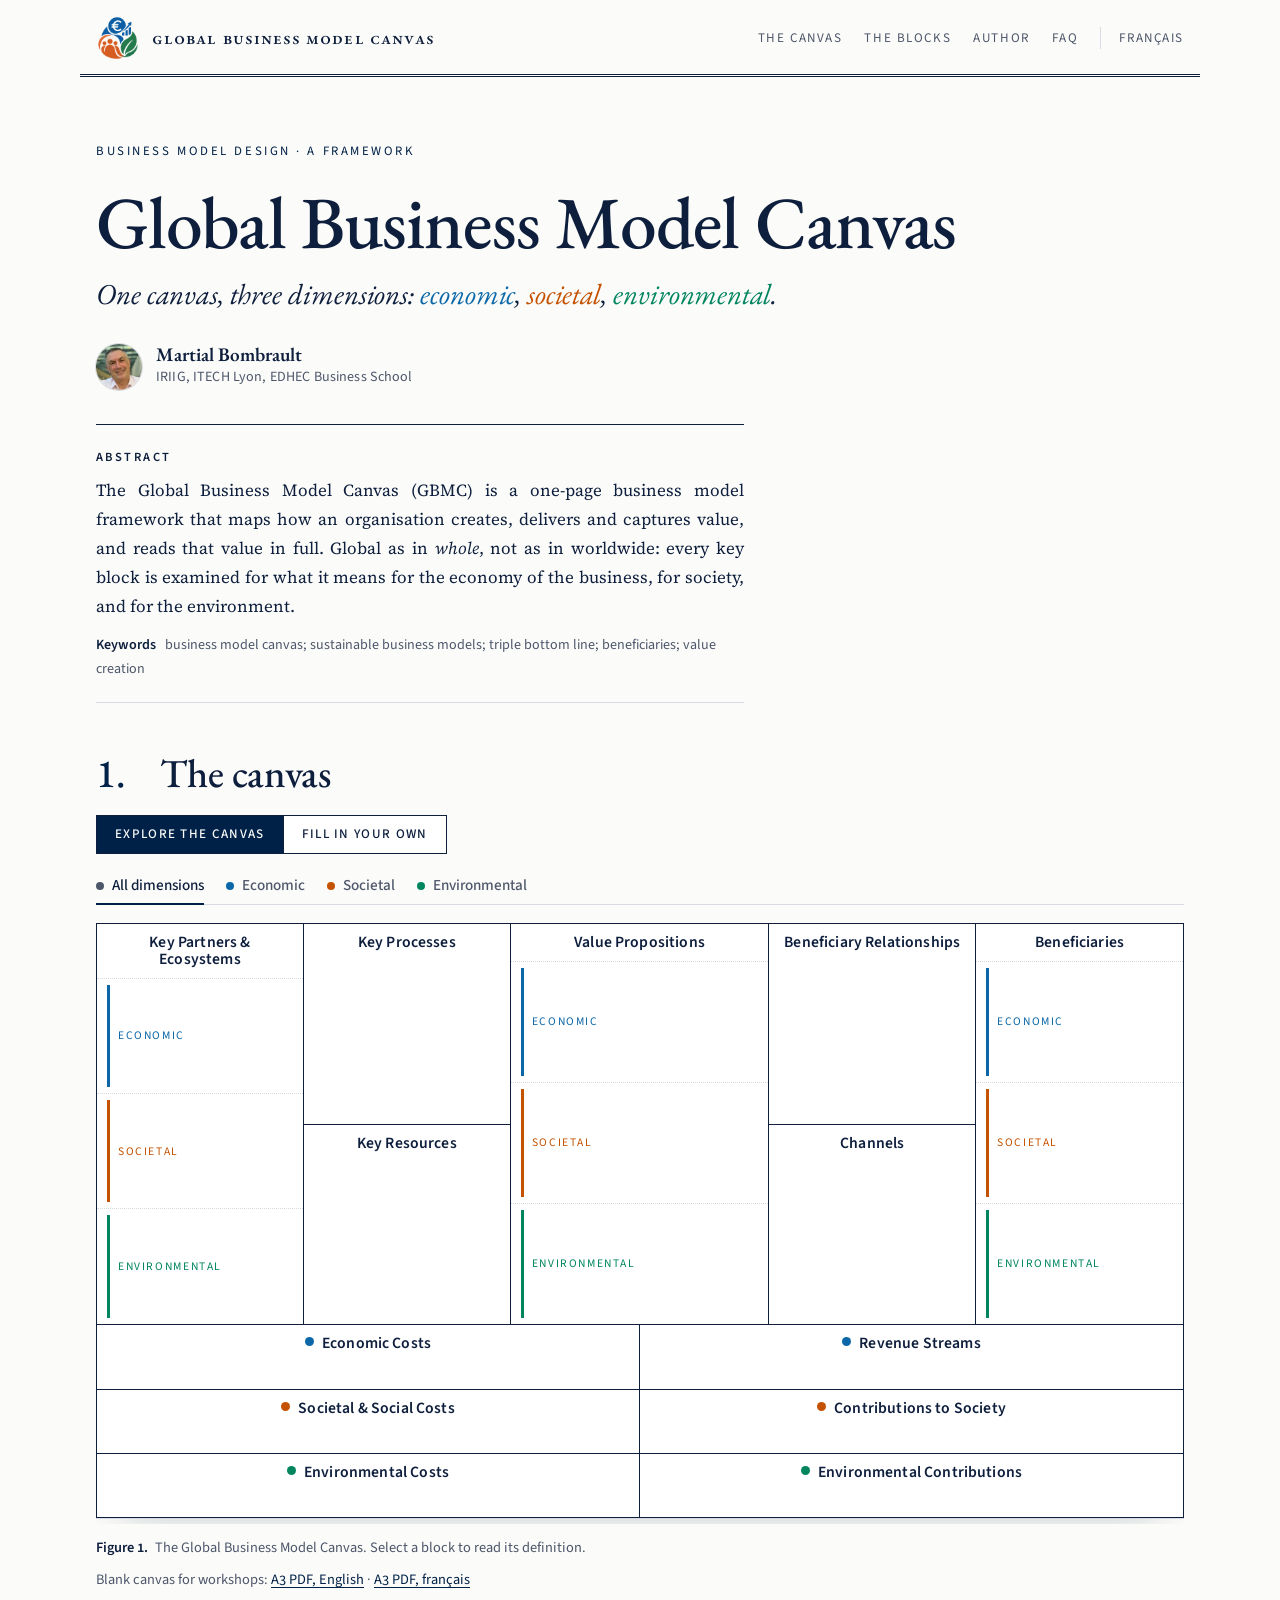
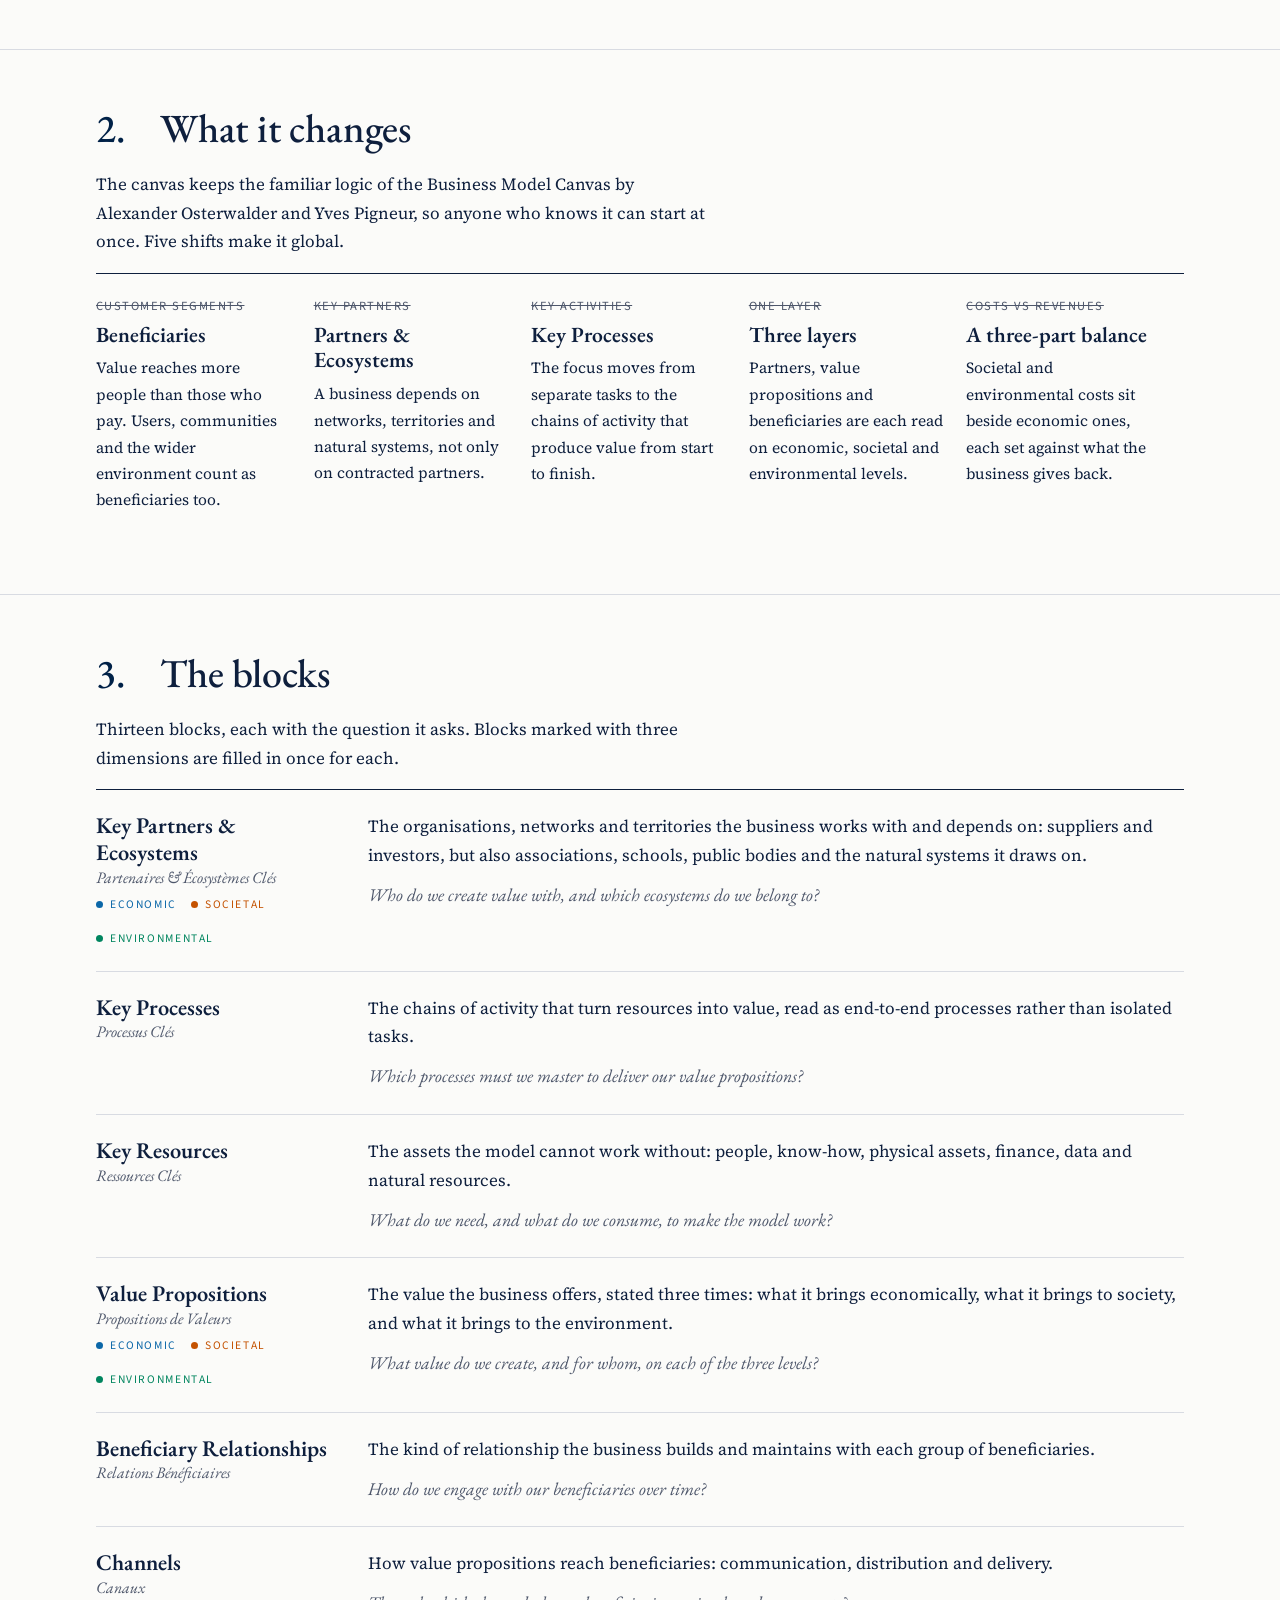
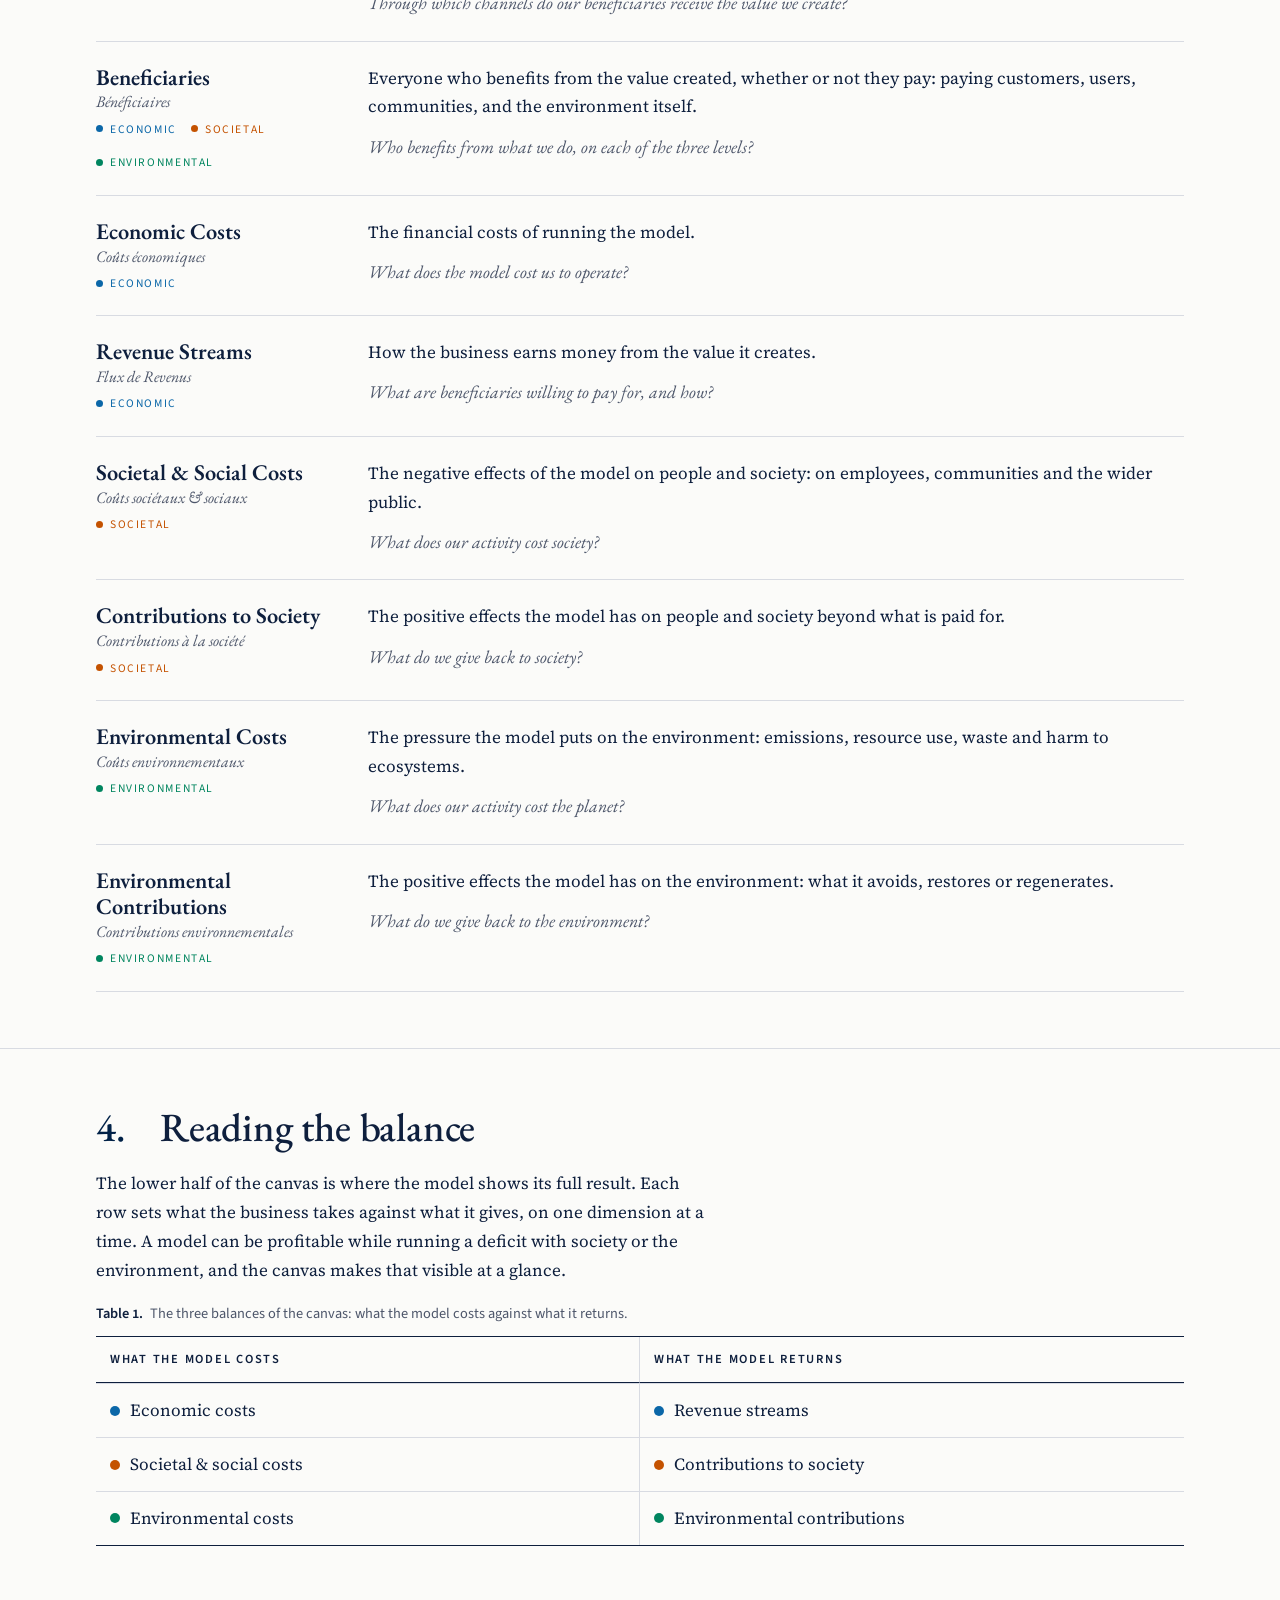
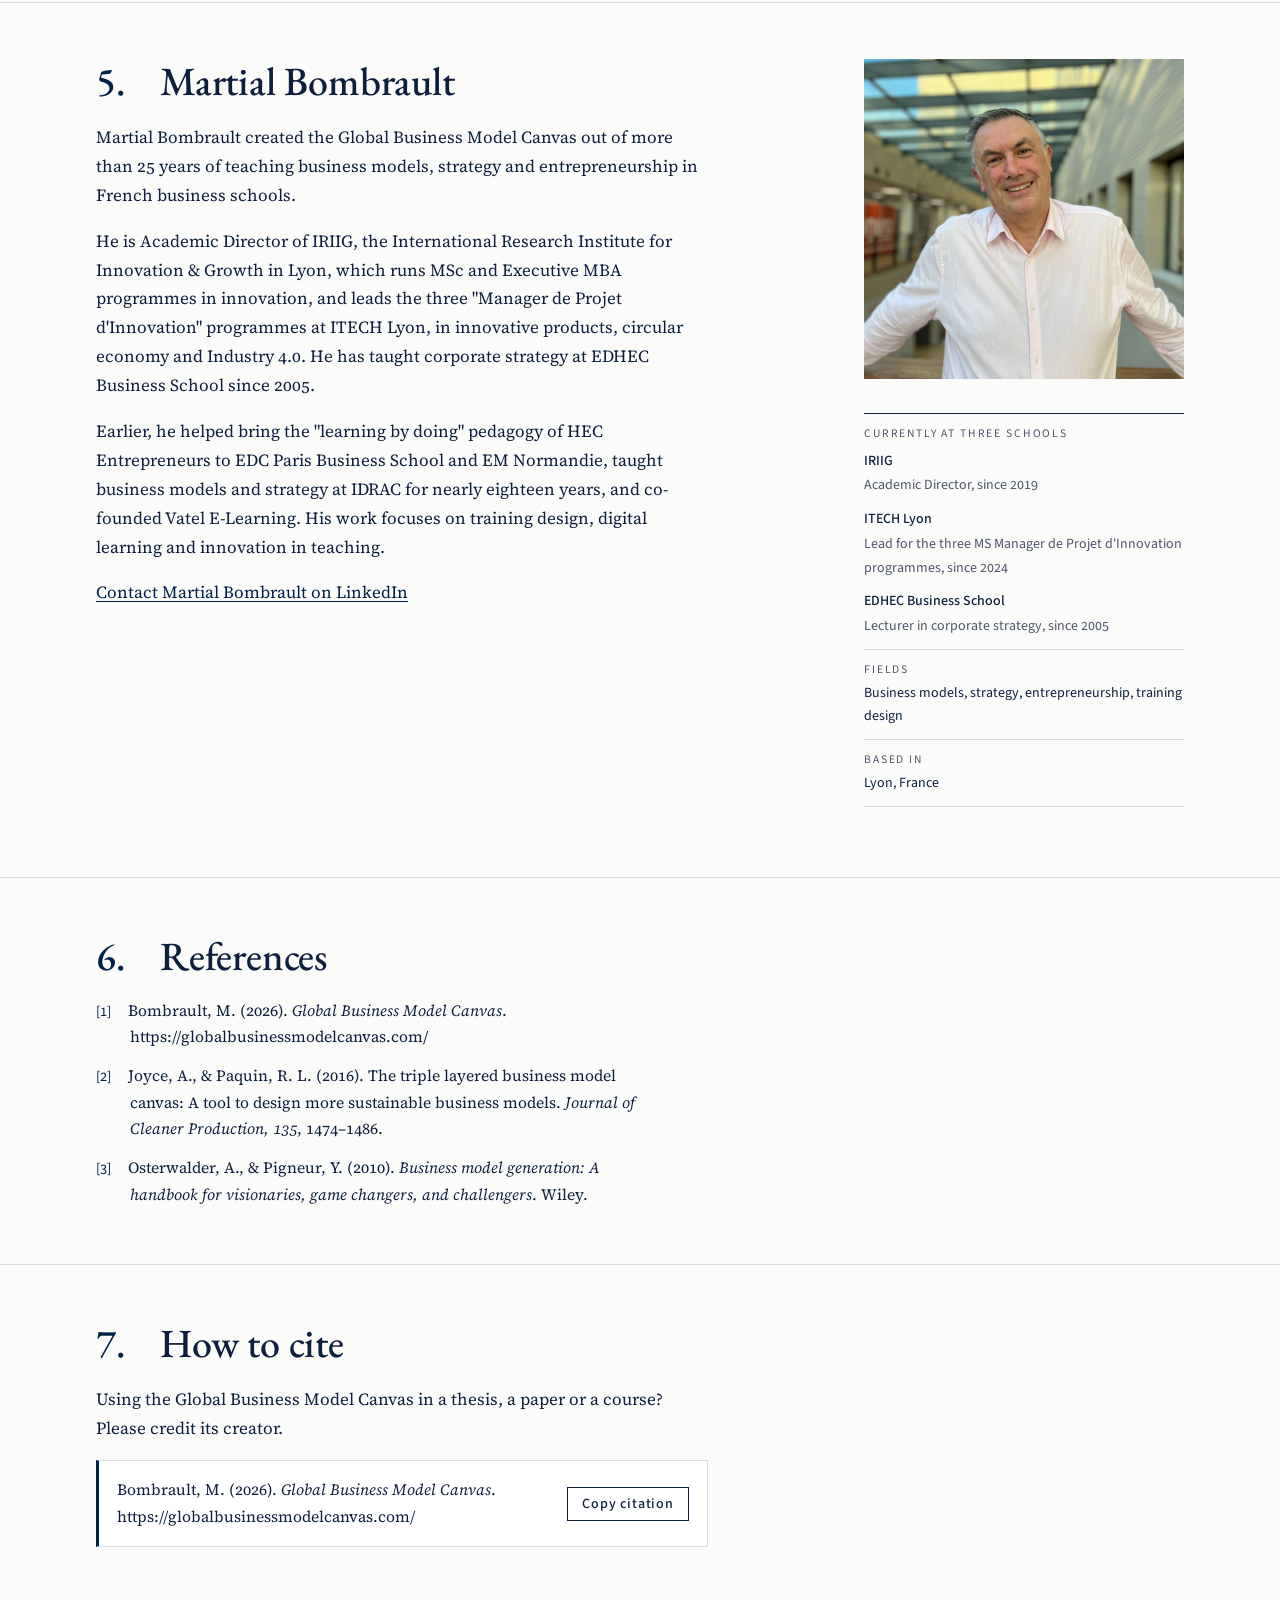
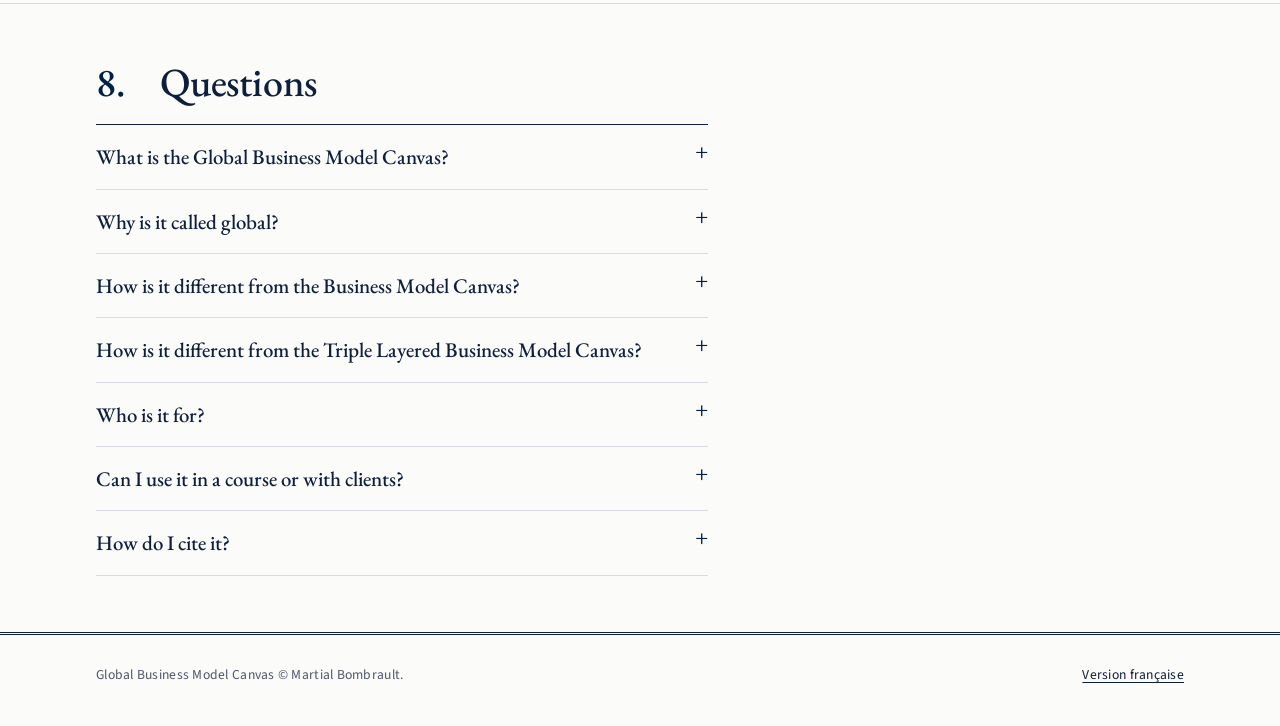
<file: index.html>
<!doctype html>
<html lang="en">
<head>
<meta charset="utf-8">
<meta name="viewport" content="width=device-width, initial-scale=1, viewport-fit=cover">
<title>Global Business Model Canvas | Martial Bombrault</title>
<meta name="description" content="The Global Business Model Canvas, created by Martial Bombrault, maps a business model on one page across three dimensions: economic, societal and environmental.">
<link rel="canonical" href="https://globalbusinessmodelcanvas.com/">
<link rel="alternate" hreflang="en" href="https://globalbusinessmodelcanvas.com/">
<link rel="alternate" hreflang="fr" href="https://globalbusinessmodelcanvas.com/fr/">
<link rel="alternate" hreflang="x-default" href="https://globalbusinessmodelcanvas.com/">
<meta name="author" content="Martial Bombrault">
<meta name="robots" content="index, follow, max-snippet:-1, max-image-preview:large, max-video-preview:-1">
<meta name="keywords" content="global business model canvas, GBMC, business model canvas, sustainable business model, Martial Bombrault">
<meta property="og:type" content="website">
<meta property="og:site_name" content="Global Business Model Canvas">
<meta property="og:title" content="Global Business Model Canvas">
<meta property="og:description" content="One canvas, three dimensions: economic, societal, environmental. A business model canvas by Martial Bombrault.">
<meta property="og:url" content="https://globalbusinessmodelcanvas.com/">
<meta property="og:image" content="https://globalbusinessmodelcanvas.com/og-image.png">
<meta property="og:locale" content="en_GB">
<meta property="og:locale:alternate" content="fr_FR">
<meta name="twitter:card" content="summary_large_image">
<link rel="icon" href="/favicon.ico?v=3b1df539" sizes="48x48">
<link rel="icon" href="/favicon-32.png?v=e8d03435" type="image/png" sizes="32x32">
<link rel="icon" href="/favicon-16.png?v=7f84a90d" type="image/png" sizes="16x16">
<link rel="apple-touch-icon" href="/apple-touch-icon.png?v=71dd7cd6">
<link rel="manifest" href="/site.webmanifest">
<meta name="theme-color" content="#fbfbf9" media="(prefers-color-scheme: light)">
<meta name="theme-color" content="#0c1322" media="(prefers-color-scheme: dark)">
<link rel="alternate" type="text/plain" href="/llms.txt" title="LLM summary">
<link rel="preconnect" href="https://fonts.googleapis.com">
<link rel="preconnect" href="https://fonts.gstatic.com" crossorigin>
<link rel="stylesheet" href="https://fonts.googleapis.com/css2?family=EB+Garamond:ital,wght@0,400;0,500;0,600;1,400;1,500&family=Source+Serif+4:ital,opsz,wght@0,8..60,400;0,8..60,600;1,8..60,400&family=Source+Sans+3:wght@400;500;600&display=swap">
<link rel="stylesheet" href="/assets/style.css?v=f90c6246">
<script type="application/ld+json">
{
  "@context": "https://schema.org",
  "@graph": [
    {
      "@type": "WebSite",
      "@id": "https://globalbusinessmodelcanvas.com/#website",
      "url": "https://globalbusinessmodelcanvas.com/",
      "name": "Global Business Model Canvas",
      "alternateName": "GBMC",
      "inLanguage": [
        "en",
        "fr"
      ],
      "publisher": {
        "@id": "https://globalbusinessmodelcanvas.com/#martial-bombrault"
      },
      "about": {
        "@id": "https://globalbusinessmodelcanvas.com/#canvas"
      }
    },
    {
      "@type": "WebPage",
      "@id": "https://globalbusinessmodelcanvas.com/#webpage",
      "url": "https://globalbusinessmodelcanvas.com/",
      "name": "Global Business Model Canvas | Martial Bombrault",
      "description": "The Global Business Model Canvas (GBMC) is a one-page business model framework created by Martial Bombrault that reads a business model across three dimensions at once, economic, societal and environmental, and balances economic, societal and environmental costs against revenues and contributions to society and the environment.",
      "inLanguage": "en",
      "isPartOf": {
        "@id": "https://globalbusinessmodelcanvas.com/#website"
      },
      "about": {
        "@id": "https://globalbusinessmodelcanvas.com/#canvas"
      },
      "mainEntity": {
        "@id": "https://globalbusinessmodelcanvas.com/#canvas"
      },
      "author": {
        "@id": "https://globalbusinessmodelcanvas.com/#martial-bombrault"
      },
      "primaryImageOfPage": {
        "@type": "ImageObject",
        "url": "https://globalbusinessmodelcanvas.com/og-image.png",
        "width": 1200,
        "height": 630
      },
      "datePublished": "2026-10-23",
      "dateModified": "2026-10-23"
    },
    {
      "@type": "Person",
      "@id": "https://globalbusinessmodelcanvas.com/#martial-bombrault",
      "name": "Martial Bombrault",
      "image": "https://globalbusinessmodelcanvas.com/assets/martial-bombrault.jpg?v=72e3117f",
      "jobTitle": "Academic Director",
      "description": "Academic Director at IRIIG in Lyon, lead for the MS Manager de Projet d'Innovation programmes at ITECH Lyon, and lecturer in corporate strategy at EDHEC Business School. Creator of the Global Business Model Canvas.",
      "worksFor": [
        {
          "@type": "EducationalOrganization",
          "name": "IRIIG – International Research Institute for Innovation & Growth",
          "url": "https://www.iriig.com"
        },
        {
          "@type": "EducationalOrganization",
          "name": "ITECH Lyon"
        },
        {
          "@type": "EducationalOrganization",
          "name": "EDHEC Business School"
        }
      ],
      "alumniOf": [
        {
          "@type": "CollegeOrUniversity",
          "name": "IAE Caen"
        },
        {
          "@type": "CollegeOrUniversity",
          "name": "ICN Business School (Nancy)"
        }
      ],
      "address": {
        "@type": "PostalAddress",
        "addressLocality": "Lyon",
        "addressCountry": "FR"
      },
      "knowsAbout": [
        "Business models",
        "Business Model Canvas",
        "Global Business Model Canvas",
        "Corporate strategy",
        "Entrepreneurship",
        "Innovation management",
        "Sustainable business models",
        "Training design"
      ],
      "sameAs": [
        "https://www.linkedin.com/in/bombraultmartial/"
      ],
      "mainEntityOfPage": "https://globalbusinessmodelcanvas.com/#author"
    },
    {
      "@type": [
        "CreativeWork",
        "DefinedTerm"
      ],
      "@id": "https://globalbusinessmodelcanvas.com/#canvas",
      "name": "Global Business Model Canvas",
      "alternateName": [
        "GBMC",
        "Global BMC"
      ],
      "description": "The Global Business Model Canvas (GBMC) is a one-page business model framework created by Martial Bombrault that reads a business model across three dimensions at once, economic, societal and environmental, and balances economic, societal and environmental costs against revenues and contributions to society and the environment.",
      "url": "https://globalbusinessmodelcanvas.com/",
      "image": "https://globalbusinessmodelcanvas.com/og-image.png",
      "creator": {
        "@id": "https://globalbusinessmodelcanvas.com/#martial-bombrault"
      },
      "author": {
        "@id": "https://globalbusinessmodelcanvas.com/#martial-bombrault"
      },
      "copyrightHolder": {
        "@id": "https://globalbusinessmodelcanvas.com/#martial-bombrault"
      },
      "inLanguage": [
        "en",
        "fr"
      ],
      "keywords": "global business model canvas, GBMC, business model canvas, sustainable business model, triple bottom line, economic societal environmental, beneficiaries, Martial Bombrault",
      "isBasedOn": {
        "@type": "CreativeWork",
        "name": "Business Model Canvas",
        "creator": [
          {
            "@type": "Person",
            "name": "Alexander Osterwalder"
          },
          {
            "@type": "Person",
            "name": "Yves Pigneur"
          }
        ]
      },
      "associatedMedia": [
        {
          "@type": "MediaObject",
          "name": "Global Business Model Canvas – blank A3 template (English)",
          "contentUrl": "https://globalbusinessmodelcanvas.com/downloads/global-business-model-canvas-en.pdf",
          "encodingFormat": "application/pdf",
          "inLanguage": "en"
        },
        {
          "@type": "MediaObject",
          "name": "Global Business Model Canvas – modèle vierge A3 (français)",
          "contentUrl": "https://globalbusinessmodelcanvas.com/downloads/global-business-model-canvas-fr.pdf",
          "encodingFormat": "application/pdf",
          "inLanguage": "fr"
        }
      ],
      "citation": [
        "Osterwalder, A., & Pigneur, Y. (2010). Business Model Generation. Wiley.",
        "Joyce, A., & Paquin, R. L. (2016). The triple layered business model canvas: A tool to design more sustainable business models. Journal of Cleaner Production, 135, 1474–1486."
      ]
    },
    {
      "@type": "FAQPage",
      "@id": "https://globalbusinessmodelcanvas.com/#faq",
      "inLanguage": "en",
      "isPartOf": {
        "@id": "https://globalbusinessmodelcanvas.com/#webpage"
      },
      "mainEntity": [
        {
          "@type": "Question",
          "name": "What is the Global Business Model Canvas?",
          "acceptedAnswer": {
            "@type": "Answer",
            "text": "The Global Business Model Canvas (GBMC) is a one-page business model framework created by Martial Bombrault that reads a business model across three dimensions at once, economic, societal and environmental, and balances economic, societal and environmental costs against revenues and contributions to society and the environment."
          }
        },
        {
          "@type": "Question",
          "name": "Who created the Global Business Model Canvas?",
          "acceptedAnswer": {
            "@type": "Answer",
            "text": "Martial Bombrault, Academic Director at IRIIG in Lyon, who has taught business models, strategy and entrepreneurship for more than 25 years, including at EDHEC Business School since 2005."
          }
        },
        {
          "@type": "Question",
          "name": "Why is it called global?",
          "acceptedAnswer": {
            "@type": "Answer",
            "text": "Global here means whole, not worldwide. The canvas looks at the full value a business creates and consumes, economic, societal and environmental. It is not a tool for international expansion."
          }
        },
        {
          "@type": "Question",
          "name": "How is it different from the Business Model Canvas?",
          "acceptedAnswer": {
            "@type": "Answer",
            "text": "It keeps the logic of Osterwalder and Pigneur's canvas but splits partners, value propositions and beneficiaries into economic, societal and environmental layers, replaces customers with beneficiaries, and sets three kinds of costs against revenues and contributions to society and the environment."
          }
        },
        {
          "@type": "Question",
          "name": "How is it different from the Triple Layered Business Model Canvas?",
          "acceptedAnswer": {
            "@type": "Answer",
            "text": "The Triple Layered Business Model Canvas by Joyce and Paquin (2016) uses three separate canvases. The Global Business Model Canvas keeps all three dimensions on a single sheet, so trade-offs between them are visible side by side."
          }
        },
        {
          "@type": "Question",
          "name": "How do I cite the Global Business Model Canvas?",
          "acceptedAnswer": {
            "@type": "Answer",
            "text": "Cite it as: Bombrault, M. (2026). Global Business Model Canvas. https://globalbusinessmodelcanvas.com/"
          }
        }
      ]
    }
  ]
}
</script>
</head>
<body>

<header class="wrap top">
  <a class="mark" href="/" aria-label="Global Business Model Canvas, home">
    <img class="mark-logo" src="/assets/logo.png?v=72eee960" alt="" width="44" height="44">
    <span class="mark-full">Global Business Model Canvas</span><span class="mark-short">GBMC</span>
  </a>
  <nav aria-label="Sections">
    <a href="#canvas">The canvas</a>
    <a href="#blocks">The blocks</a>
    <a href="#author">Author</a>
    <a href="#faq">FAQ</a>
    <a class="lang" href="/fr/" hreflang="fr" lang="fr">Français</a>
  </nav>
</header>

<main>
  <div class="wrap hero">
    <p class="eyebrow">Business model design · A framework</p>
    <h1>Global Business Model Canvas</h1>
    <p class="tagline">One canvas, three dimensions: <span class="e">economic</span>, <span class="s">societal</span>, <span class="v">environmental</span>.</p>
    <p class="byline"><img class="avatar" src="/assets/martial-bombrault-avatar.jpg?v=955475de" alt="" width="40" height="40"><span><strong>Martial Bombrault</strong><span class="affil">IRIIG, ITECH Lyon, EDHEC Business School</span></span></p>
    <div class="abstract">
      <p class="abstract-label">Abstract</p>
      <p class="lede">The Global Business Model Canvas (GBMC) is a one-page business model framework that maps how an organisation creates, delivers and captures value, and reads that value in full. Global as in <em>whole</em>, not as in worldwide: every key block is examined for what it means for the economy of the business, for society, and for the environment.</p>
      <p class="keywords"><span>Keywords</span> business model canvas; sustainable business models; triple bottom line; beneficiaries; value creation</p>
    </div>
  </div>

  <section id="canvas" class="canvas-section" aria-labelledby="canvas-title">
    <div class="wrap">
      <h2 id="canvas-title" class="prose">The canvas</h2>
      <div class="modes" role="group" aria-label="Canvas mode">
        <button type="button" data-target="explore" aria-pressed="true">Explore the canvas</button>
        <button type="button" data-target="fill" aria-pressed="false">Fill in your own</button>
      </div>
      <div class="filters" data-mode="explore" role="group" aria-label="Highlight a dimension">
        <button type="button" data-dim="all" aria-pressed="true"><span class="dot"></span>All dimensions</button>
        <button type="button" data-dim="eco" aria-pressed="false"><span class="dot"></span>Economic</button>
        <button type="button" data-dim="soc" aria-pressed="false"><span class="dot"></span>Societal</button>
        <button type="button" data-dim="env" aria-pressed="false"><span class="dot"></span>Environmental</button>
      </div>
      <div class="canvas-scroll" data-mode="explore">
        <div class="canvas" role="img" aria-label="The Global Business Model Canvas: five columns (Key Partners and Ecosystems; Key Processes and Key Resources; Value Propositions; Beneficiary Relationships and Channels; Beneficiaries) above three rows pairing economic costs with revenue streams, societal and social costs with contributions to society, and environmental costs with environmental contributions.">
          <div class="col">
            <a class="blk" href="#partners"><span class="blk-name">Key Partners &amp; Ecosystems</span>
              <span class="layers"><span class="layer eco">Economic</span><span class="layer soc">Societal</span><span class="layer env">Environmental</span></span></a>
          </div>
          <div class="col split">
            <a class="blk" href="#processes"><span class="blk-name">Key Processes</span></a>
            <a class="blk" href="#resources"><span class="blk-name">Key Resources</span></a>
          </div>
          <div class="col">
            <a class="blk" href="#value"><span class="blk-name">Value Propositions</span>
              <span class="layers"><span class="layer eco">Economic</span><span class="layer soc">Societal</span><span class="layer env">Environmental</span></span></a>
          </div>
          <div class="col split">
            <a class="blk" href="#relationships"><span class="blk-name">Beneficiary Relationships</span></a>
            <a class="blk" href="#channels"><span class="blk-name">Channels</span></a>
          </div>
          <div class="col">
            <a class="blk" href="#beneficiaries"><span class="blk-name">Beneficiaries</span>
              <span class="layers"><span class="layer eco">Economic</span><span class="layer soc">Societal</span><span class="layer env">Environmental</span></span></a>
          </div>
          <div class="bottom">
            <a class="blk eco" href="#costs-eco"><span class="blk-name">Economic Costs</span></a>
            <a class="blk eco" href="#revenues"><span class="blk-name">Revenue Streams</span></a>
            <a class="blk soc" href="#costs-soc"><span class="blk-name">Societal &amp; Social Costs</span></a>
            <a class="blk soc" href="#contrib-soc"><span class="blk-name">Contributions to Society</span></a>
            <a class="blk env" href="#costs-env"><span class="blk-name">Environmental Costs</span></a>
            <a class="blk env" href="#contrib-env"><span class="blk-name">Environmental Contributions</span></a>
          </div>
        </div>
      </div>
      <p class="canvas-note caption" data-mode="explore"><span class="fig">Figure 1.</span> The Global Business Model Canvas. Select a block to read its definition.</p>
      <div id="fill" data-mode="fill" hidden data-sheet-done="Done" data-sheet-next="Next block" data-saved="Saved in this browser" data-cleared="Canvas cleared" data-confirm="Click again to clear everything">
        <div class="fill-bar">
          <label class="fill-name"><span>Business or project</span>
            <input id="fill-name" type="text" placeholder="Name your business model" autocomplete="off"></label>
          <div class="fill-actions">
            <button type="button" id="fill-print" class="primary">Save as PDF or print</button>
            <button type="button" id="fill-clear">Clear canvas</button>
          </div>
        </div>
        <div class="print-head"><span class="print-title">Global Business Model Canvas</span><span class="print-project">Business or project: <span class="print-name"></span></span></div>
        <div id="fill-canvas" class="canvas-scroll"></div>
        <div class="print-foot">globalbusinessmodelcanvas.com · Global Business Model Canvas by Martial Bombrault · © Martial Bombrault</div>
        <p class="canvas-note">Your notes stay in this browser and are never sent anywhere. <span id="fill-status" role="status"></span></p>
      </div>
      <p class="downloads">Blank canvas for workshops: <a href="/downloads/global-business-model-canvas-en.pdf" download>A3 PDF, English</a> · <a href="/downloads/global-business-model-canvas-fr.pdf" download hreflang="fr">A3 PDF, français</a></p>
    </div>
  </section>

  <section aria-labelledby="shifts-title">
    <div class="wrap">
      <div class="prose">
        <h2 id="shifts-title">What it changes</h2>
        <p>The canvas keeps the familiar logic of the Business Model Canvas by Alexander Osterwalder and Yves Pigneur, so anyone who knows it can start at once. Five shifts make it global.</p>
      </div>
      <div class="shifts">
        <div class="shift">
          <p class="from">Customer Segments</p>
          <h3>Beneficiaries</h3>
          <p>Value reaches more people than those who pay. Users, communities and the wider environment count as beneficiaries too.</p>
        </div>
        <div class="shift">
          <p class="from">Key Partners</p>
          <h3>Partners &amp; Ecosystems</h3>
          <p>A business depends on networks, territories and natural systems, not only on contracted partners.</p>
        </div>
        <div class="shift">
          <p class="from">Key Activities</p>
          <h3>Key Processes</h3>
          <p>The focus moves from separate tasks to the chains of activity that produce value from start to finish.</p>
        </div>
        <div class="shift">
          <p class="from">One layer</p>
          <h3>Three layers</h3>
          <p>Partners, value propositions and beneficiaries are each read on economic, societal and environmental levels.</p>
        </div>
        <div class="shift">
          <p class="from">Costs vs revenues</p>
          <h3>A three-part balance</h3>
          <p>Societal and environmental costs sit beside economic ones, each set against what the business gives back.</p>
        </div>
      </div>
    </div>
  </section>

  <section id="blocks" aria-labelledby="blocks-title">
    <div class="wrap">
      <div class="prose">
        <h2 id="blocks-title">The blocks</h2>
        <p>Thirteen blocks, each with the question it asks. Blocks marked with three dimensions are filled in once for each.</p>
      </div>
      <div class="blocks">
        <div class="block-row" id="partners">
          <div><h3>Key Partners &amp; Ecosystems<span class="fr">Partenaires &amp; Écosystèmes Clés</span></h3>
            <div class="chips"><span class="chip eco">Economic</span><span class="chip soc">Societal</span><span class="chip env">Environmental</span></div></div>
          <div><p>The organisations, networks and territories the business works with and depends on: suppliers and investors, but also associations, schools, public bodies and the natural systems it draws on.</p>
            <p class="q">Who do we create value with, and which ecosystems do we belong to?</p></div>
        </div>
        <div class="block-row" id="processes">
          <div><h3>Key Processes<span class="fr">Processus Clés</span></h3></div>
          <div><p>The chains of activity that turn resources into value, read as end-to-end processes rather than isolated tasks.</p>
            <p class="q">Which processes must we master to deliver our value propositions?</p></div>
        </div>
        <div class="block-row" id="resources">
          <div><h3>Key Resources<span class="fr">Ressources Clés</span></h3></div>
          <div><p>The assets the model cannot work without: people, know-how, physical assets, finance, data and natural resources.</p>
            <p class="q">What do we need, and what do we consume, to make the model work?</p></div>
        </div>
        <div class="block-row" id="value">
          <div><h3>Value Propositions<span class="fr">Propositions de Valeurs</span></h3>
            <div class="chips"><span class="chip eco">Economic</span><span class="chip soc">Societal</span><span class="chip env">Environmental</span></div></div>
          <div><p>The value the business offers, stated three times: what it brings economically, what it brings to society, and what it brings to the environment.</p>
            <p class="q">What value do we create, and for whom, on each of the three levels?</p></div>
        </div>
        <div class="block-row" id="relationships">
          <div><h3>Beneficiary Relationships<span class="fr">Relations Bénéficiaires</span></h3></div>
          <div><p>The kind of relationship the business builds and maintains with each group of beneficiaries.</p>
            <p class="q">How do we engage with our beneficiaries over time?</p></div>
        </div>
        <div class="block-row" id="channels">
          <div><h3>Channels<span class="fr">Canaux</span></h3></div>
          <div><p>How value propositions reach beneficiaries: communication, distribution and delivery.</p>
            <p class="q">Through which channels do our beneficiaries receive the value we create?</p></div>
        </div>
        <div class="block-row" id="beneficiaries">
          <div><h3>Beneficiaries<span class="fr">Bénéficiaires</span></h3>
            <div class="chips"><span class="chip eco">Economic</span><span class="chip soc">Societal</span><span class="chip env">Environmental</span></div></div>
          <div><p>Everyone who benefits from the value created, whether or not they pay: paying customers, users, communities, and the environment itself.</p>
            <p class="q">Who benefits from what we do, on each of the three levels?</p></div>
        </div>
        <div class="block-row" id="costs-eco">
          <div><h3>Economic Costs<span class="fr">Coûts économiques</span></h3>
            <div class="chips"><span class="chip eco">Economic</span></div></div>
          <div><p>The financial costs of running the model.</p>
            <p class="q">What does the model cost us to operate?</p></div>
        </div>
        <div class="block-row" id="revenues">
          <div><h3>Revenue Streams<span class="fr">Flux de Revenus</span></h3>
            <div class="chips"><span class="chip eco">Economic</span></div></div>
          <div><p>How the business earns money from the value it creates.</p>
            <p class="q">What are beneficiaries willing to pay for, and how?</p></div>
        </div>
        <div class="block-row" id="costs-soc">
          <div><h3>Societal &amp; Social Costs<span class="fr">Coûts sociétaux &amp; sociaux</span></h3>
            <div class="chips"><span class="chip soc">Societal</span></div></div>
          <div><p>The negative effects of the model on people and society: on employees, communities and the wider public.</p>
            <p class="q">What does our activity cost society?</p></div>
        </div>
        <div class="block-row" id="contrib-soc">
          <div><h3>Contributions to Society<span class="fr">Contributions à la société</span></h3>
            <div class="chips"><span class="chip soc">Societal</span></div></div>
          <div><p>The positive effects the model has on people and society beyond what is paid for.</p>
            <p class="q">What do we give back to society?</p></div>
        </div>
        <div class="block-row" id="costs-env">
          <div><h3>Environmental Costs<span class="fr">Coûts environnementaux</span></h3>
            <div class="chips"><span class="chip env">Environmental</span></div></div>
          <div><p>The pressure the model puts on the environment: emissions, resource use, waste and harm to ecosystems.</p>
            <p class="q">What does our activity cost the planet?</p></div>
        </div>
        <div class="block-row" id="contrib-env">
          <div><h3>Environmental Contributions<span class="fr">Contributions environnementales</span></h3>
            <div class="chips"><span class="chip env">Environmental</span></div></div>
          <div><p>The positive effects the model has on the environment: what it avoids, restores or regenerates.</p>
            <p class="q">What do we give back to the environment?</p></div>
        </div>
      </div>
    </div>
  </section>

  <section aria-labelledby="balance-title">
    <div class="wrap">
      <div class="prose">
        <h2 id="balance-title">Reading the balance</h2>
        <p>The lower half of the canvas is where the model shows its full result. Each row sets what the business takes against what it gives, on one dimension at a time. A model can be profitable while running a deficit with society or the environment, and the canvas makes that visible at a glance.</p>
      </div>
      <p class="caption"><span class="fig">Table 1.</span> The three balances of the canvas: what the model costs against what it returns.</p>
      <div class="balance" role="table" aria-label="The three balances of the canvas">
        <div class="head" role="columnheader">What the model costs</div>
        <div class="head" role="columnheader">What the model returns</div>
        <div role="cell"><span class="sw" style="background:var(--eco)"></span>Economic costs</div>
        <div role="cell"><span class="sw" style="background:var(--eco)"></span>Revenue streams</div>
        <div role="cell"><span class="sw" style="background:var(--soc)"></span>Societal &amp; social costs</div>
        <div role="cell"><span class="sw" style="background:var(--soc)"></span>Contributions to society</div>
        <div role="cell"><span class="sw" style="background:var(--env)"></span>Environmental costs</div>
        <div role="cell"><span class="sw" style="background:var(--env)"></span>Environmental contributions</div>
      </div>
    </div>
  </section>

  <section id="author" aria-labelledby="author-title">
    <div class="wrap author">
      <div class="prose">
        <h2 id="author-title">Martial Bombrault</h2>
        <p>Martial Bombrault created the Global Business Model Canvas out of more than 25 years of teaching business models, strategy and entrepreneurship in French business schools.</p>
        <p>He is Academic Director of IRIIG, the International Research Institute for Innovation &amp; Growth in Lyon, which runs MSc and Executive MBA programmes in innovation, and leads the three "Manager de Projet d'Innovation" programmes at ITECH Lyon, in innovative products, circular economy and Industry 4.0. He has taught corporate strategy at EDHEC Business School since 2005.</p>
        <p>Earlier, he helped bring the "learning by doing" pedagogy of HEC Entrepreneurs to EDC Paris Business School and EM Normandie, taught business models and strategy at IDRAC for nearly eighteen years, and co-founded Vatel E-Learning. His work focuses on training design, digital learning and innovation in teaching.</p>
        <p><a href="https://www.linkedin.com/in/bombraultmartial/" rel="me noopener" target="_blank">Contact Martial Bombrault on LinkedIn</a></p>
      </div>
      <div class="author-side">
        <img class="portrait" src="/assets/martial-bombrault.jpg?v=72e3117f" alt="Portrait of Martial Bombrault" width="640" height="640" loading="lazy">
        <dl class="facts">
        <div><dt>Currently at three schools</dt>
          <dd><ul class="schools">
            <li><strong>IRIIG</strong><span>Academic Director, since 2019</span></li>
            <li><strong>ITECH Lyon</strong><span>Lead for the three MS Manager de Projet d'Innovation programmes, since 2024</span></li>
            <li><strong>EDHEC Business School</strong><span>Lecturer in corporate strategy, since 2005</span></li>
          </ul></dd></div>
        <div><dt>Fields</dt><dd>Business models, strategy, entrepreneurship, training design</dd></div>
        <div><dt>Based in</dt><dd>Lyon, France</dd></div>
      </dl>
      </div>
    </div>
  </section>

    <section id="references" aria-labelledby="refs-title">
    <div class="wrap prose">
      <h2 id="refs-title">References</h2>
      <ol class="refs">
        <li>Bombrault, M. (2026). <em>Global Business Model Canvas</em>. https://globalbusinessmodelcanvas.com/</li>
        <li>Joyce, A., &amp; Paquin, R. L. (2016). The triple layered business model canvas: A tool to design more sustainable business models. <em>Journal of Cleaner Production, 135</em>, 1474–1486.</li>
        <li>Osterwalder, A., &amp; Pigneur, Y. (2010). <em>Business model generation: A handbook for visionaries, game changers, and challengers</em>. Wiley.</li>
      </ol>
    </div>
  </section>

  <section id="cite" aria-labelledby="cite-title">
    <div class="wrap prose">
      <h2 id="cite-title">How to cite</h2>
      <p>Using the Global Business Model Canvas in a thesis, a paper or a course? Please credit its creator.</p>
      <div class="cite-box"><p id="cite-text">Bombrault, M. (2026). <em>Global Business Model Canvas</em>. https://globalbusinessmodelcanvas.com/</p>
        <button type="button" class="copy" data-copy="cite-text" data-done="Copied">Copy citation</button></div>
    </div>
  </section>

  <section id="faq" aria-labelledby="faq-title">
    <div class="wrap prose">
      <h2 id="faq-title">Questions</h2>
      <details>
        <summary>What is the Global Business Model Canvas?</summary>
        <p>A one-page tool created by Martial Bombrault for designing and analysing business models across three dimensions at once: economic, societal and environmental.</p>
      </details>
      <details>
        <summary>Why is it called global?</summary>
        <p>Global here means whole, not worldwide. The canvas looks at the full value a business creates and consumes. It is not a tool for international expansion.</p>
      </details>
      <details>
        <summary>How is it different from the Business Model Canvas?</summary>
        <p>It keeps the logic of Osterwalder and Pigneur's canvas, but splits partners, value propositions and beneficiaries into three layers, replaces customers with beneficiaries, and sets three kinds of costs against revenues and contributions to society and the environment.</p>
      </details>
      <details>
        <summary>How is it different from the Triple Layered Business Model Canvas?</summary>
        <p>The Triple Layered Business Model Canvas by Joyce and Paquin (2016) uses three separate canvases, one per dimension. The Global Business Model Canvas keeps all three on a single sheet, so the trade-offs between them are visible side by side.</p>
      </details>
      <details>
        <summary>Who is it for?</summary>
        <p>Students, entrepreneurs, managers and consultants who want to design or review a business model with its societal and environmental effects in view from the start.</p>
      </details>
      <details>
        <summary>Can I use it in a course or with clients?</summary>
        <p>The canvas is © Martial Bombrault. To use it in teaching, training or consulting, contact him on LinkedIn.</p>
      </details>
      <details>
        <summary>How do I cite it?</summary>
        <p>Bombrault, M. (2026). <em>Global Business Model Canvas</em>. https://globalbusinessmodelcanvas.com/</p>
      </details>
    </div>
  </section>
</main>

<footer>
  <div class="wrap">
    <span>Global Business Model Canvas © Martial Bombrault.</span>
    <span><a href="/fr/" hreflang="fr" lang="fr">Version française</a></span>
  </div>
</footer>

<script src="/assets/canvas.js?v=eb390b51" defer></script>
</body>
</html>
</file>
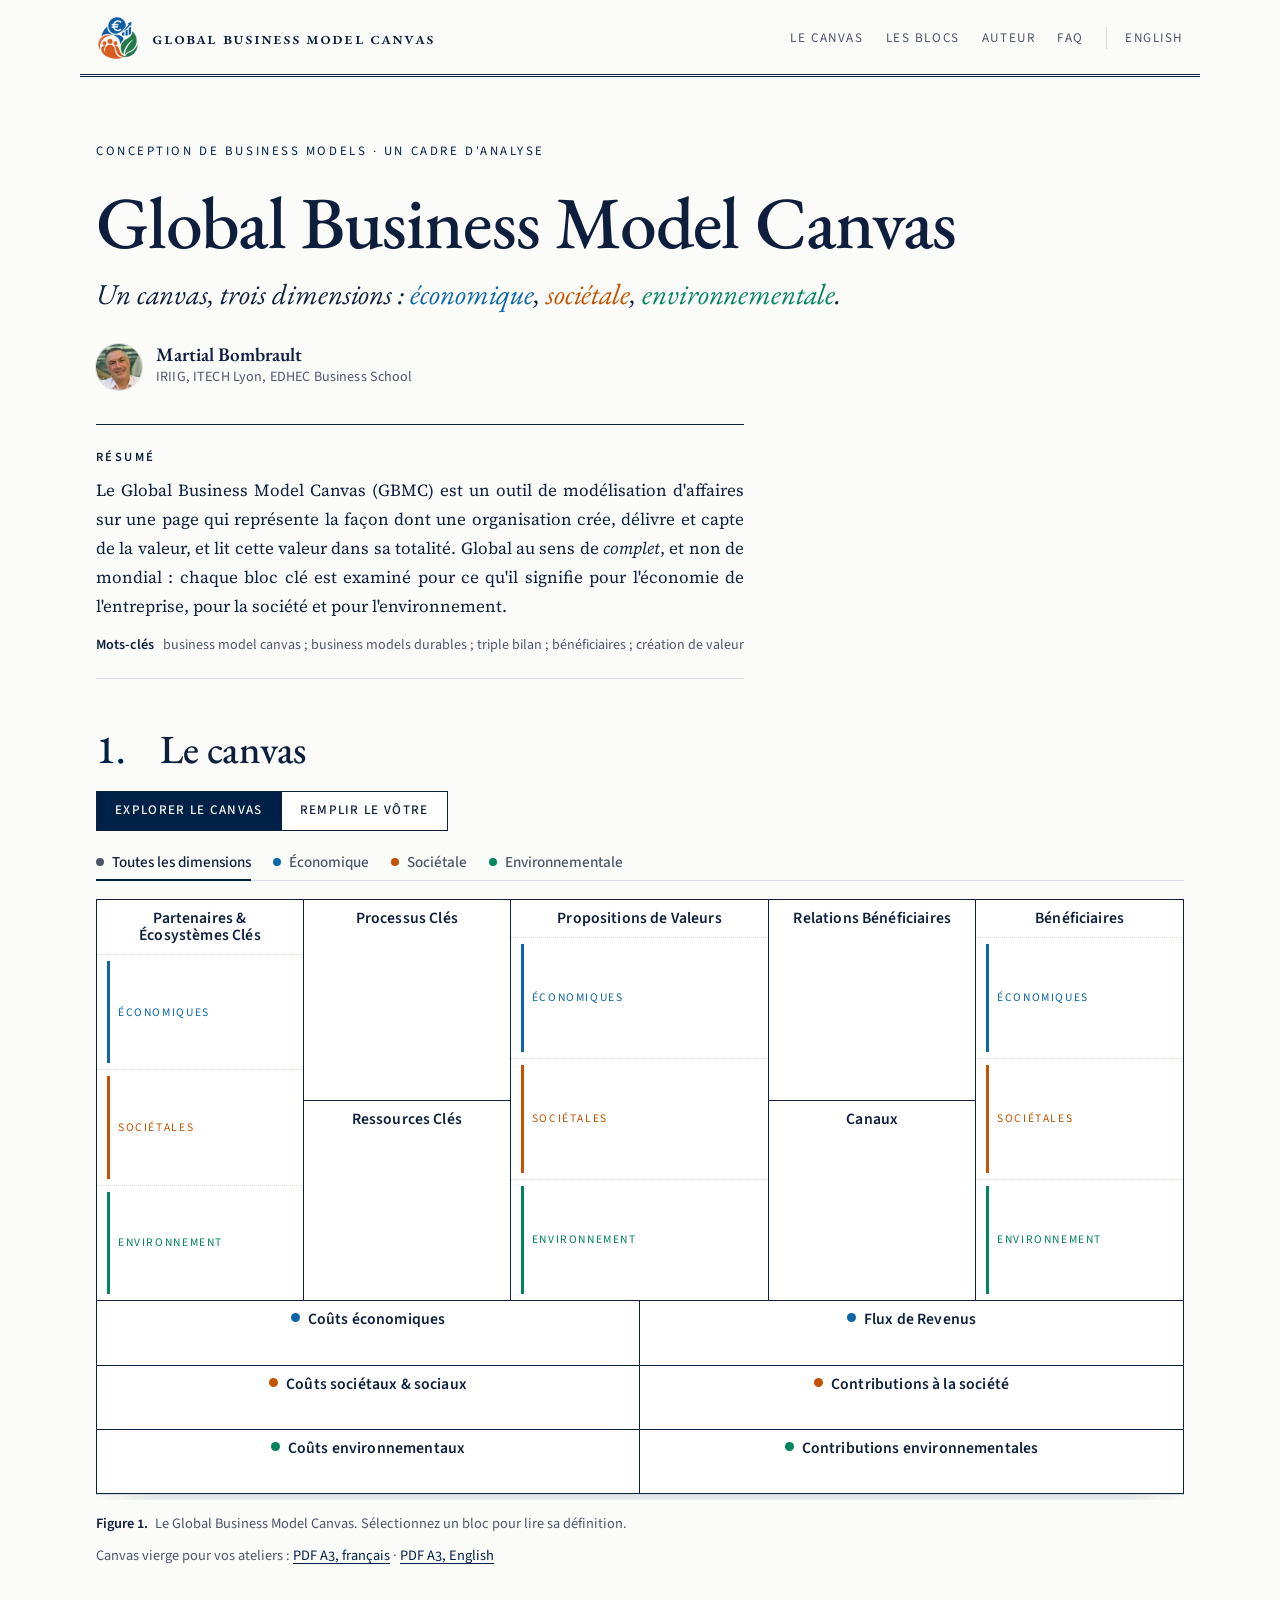
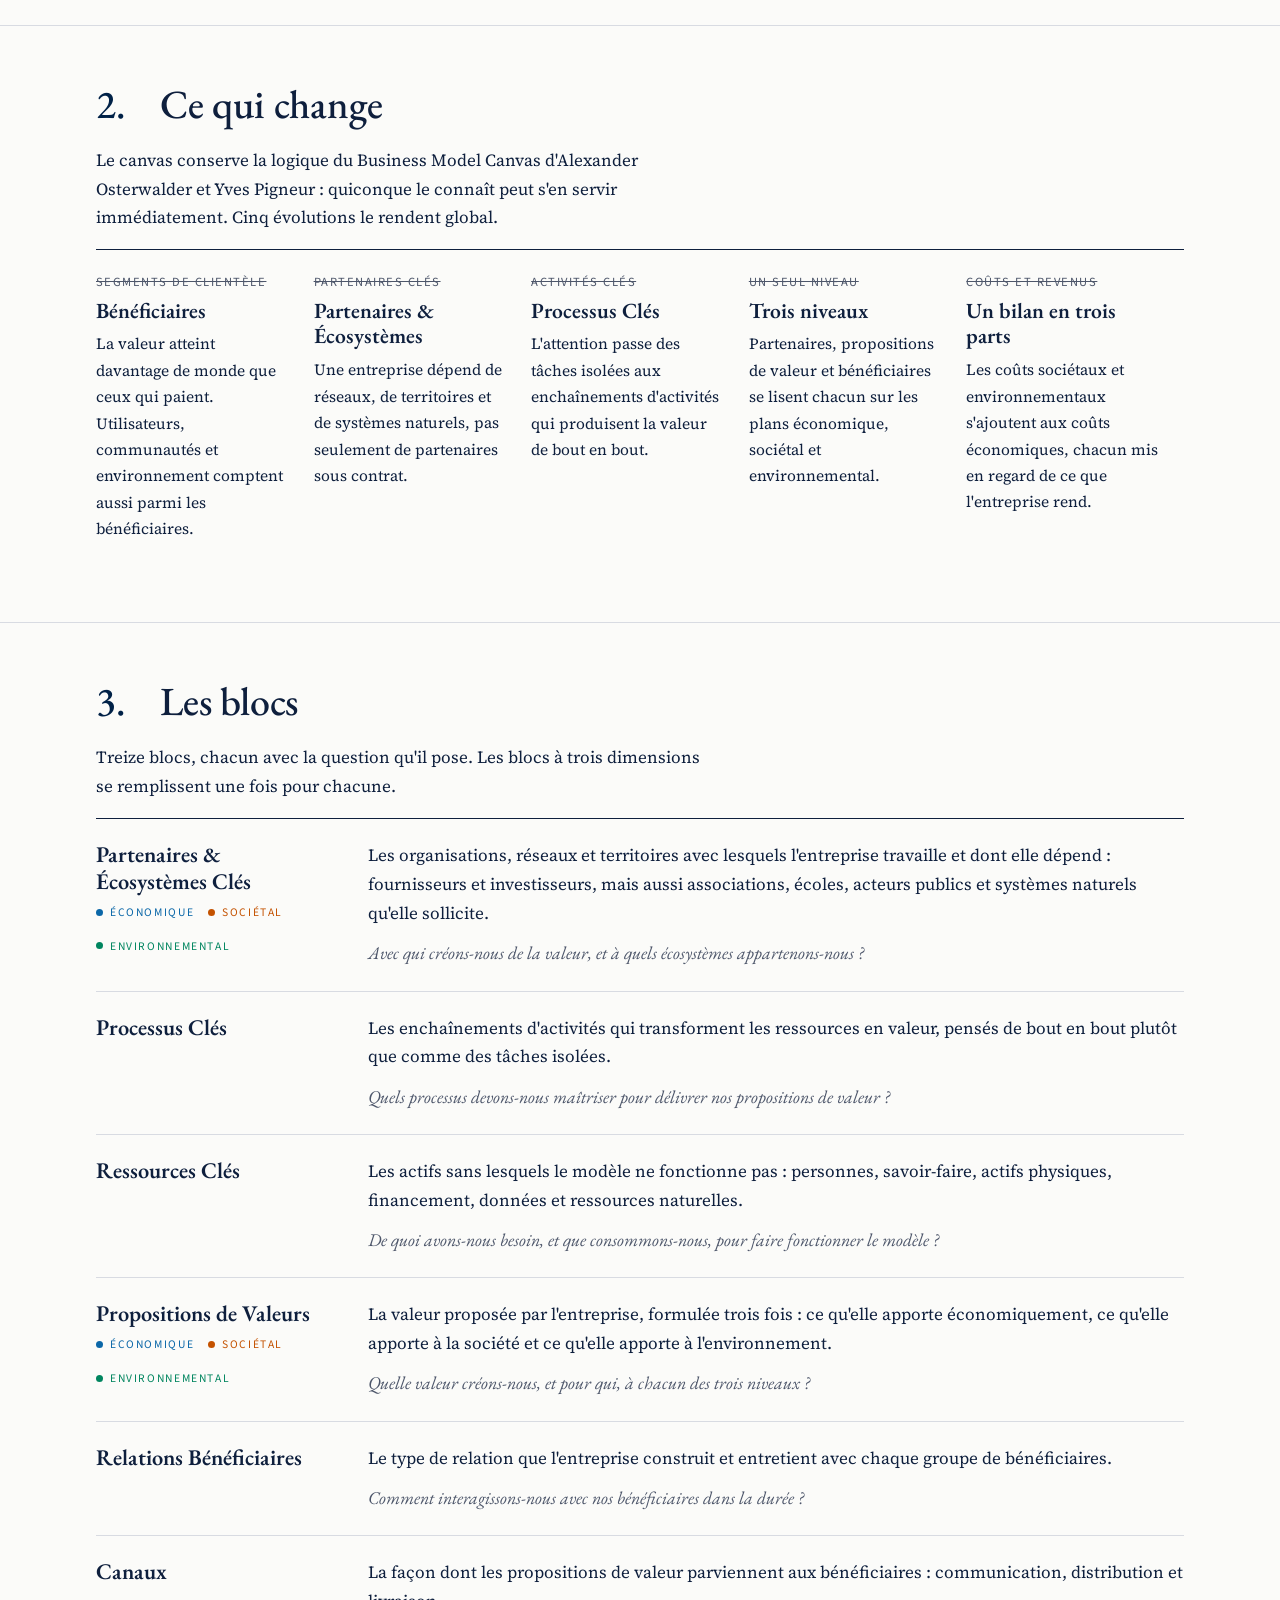
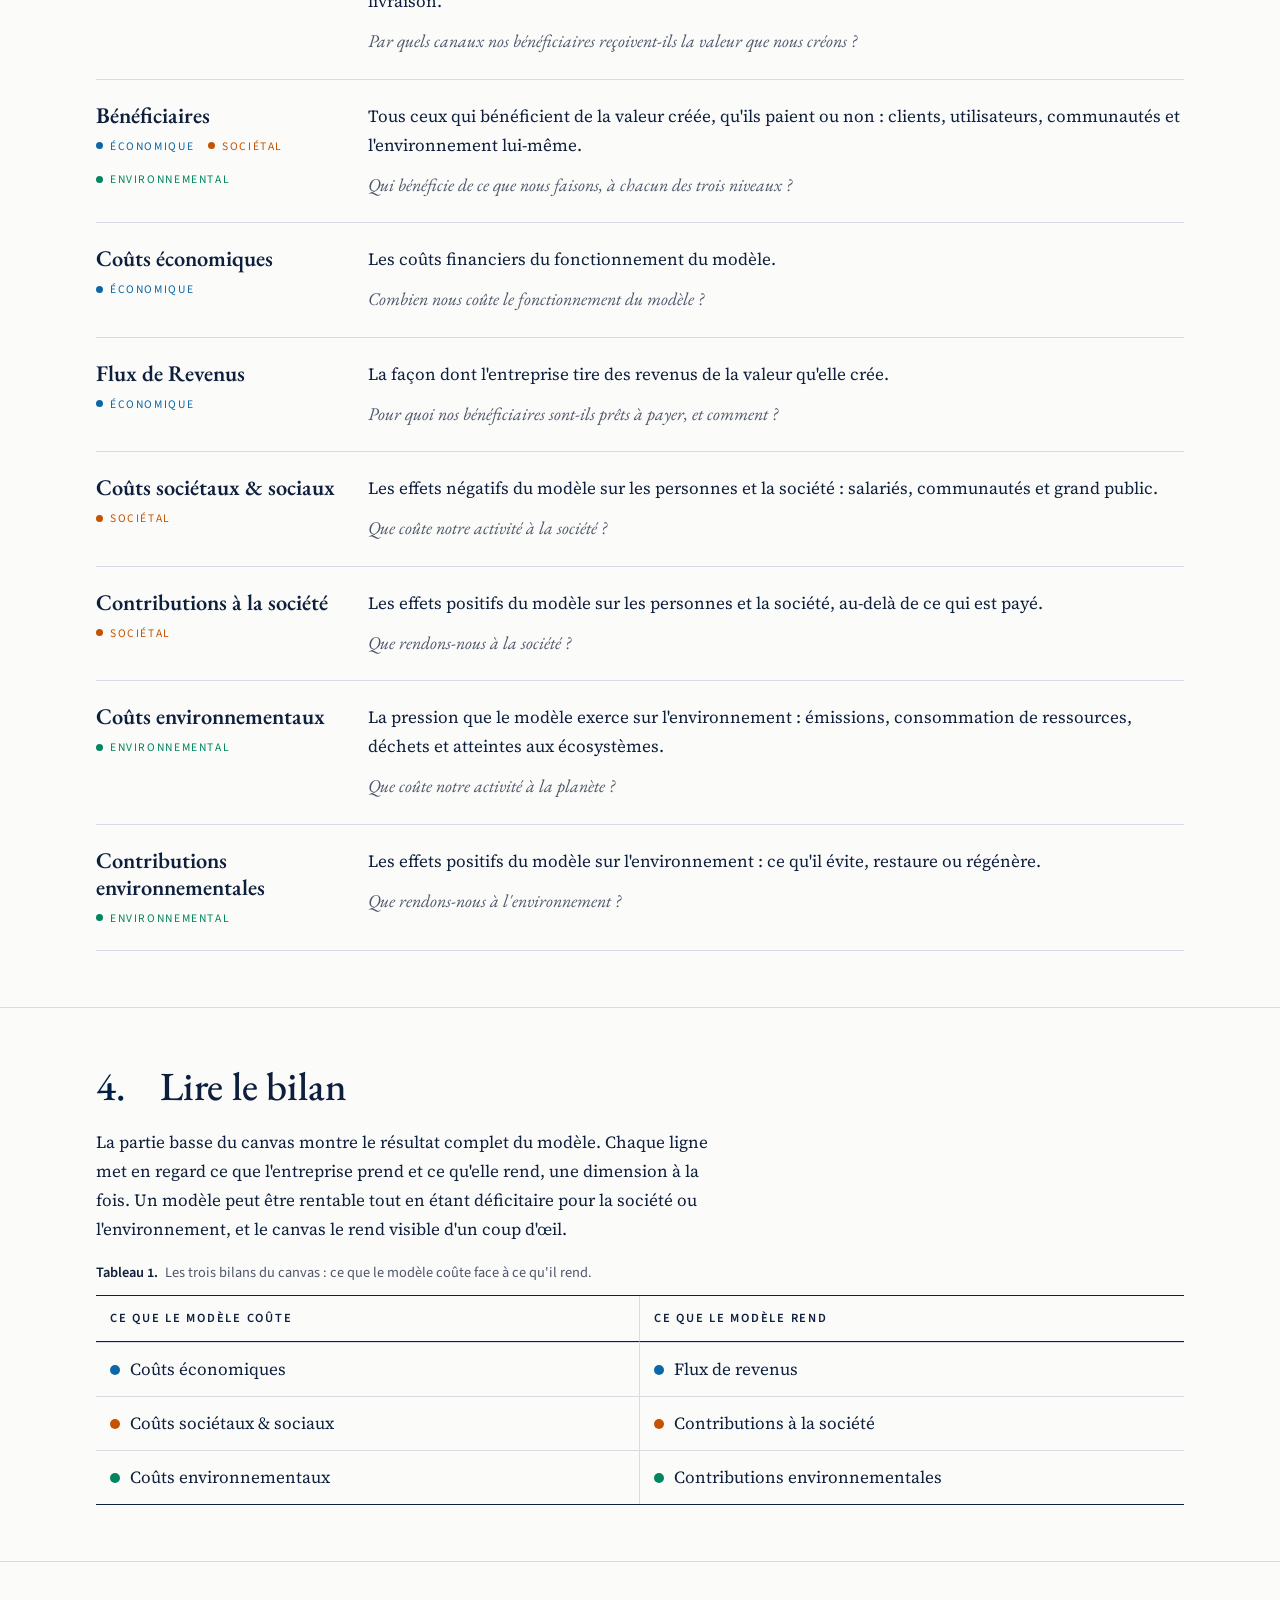
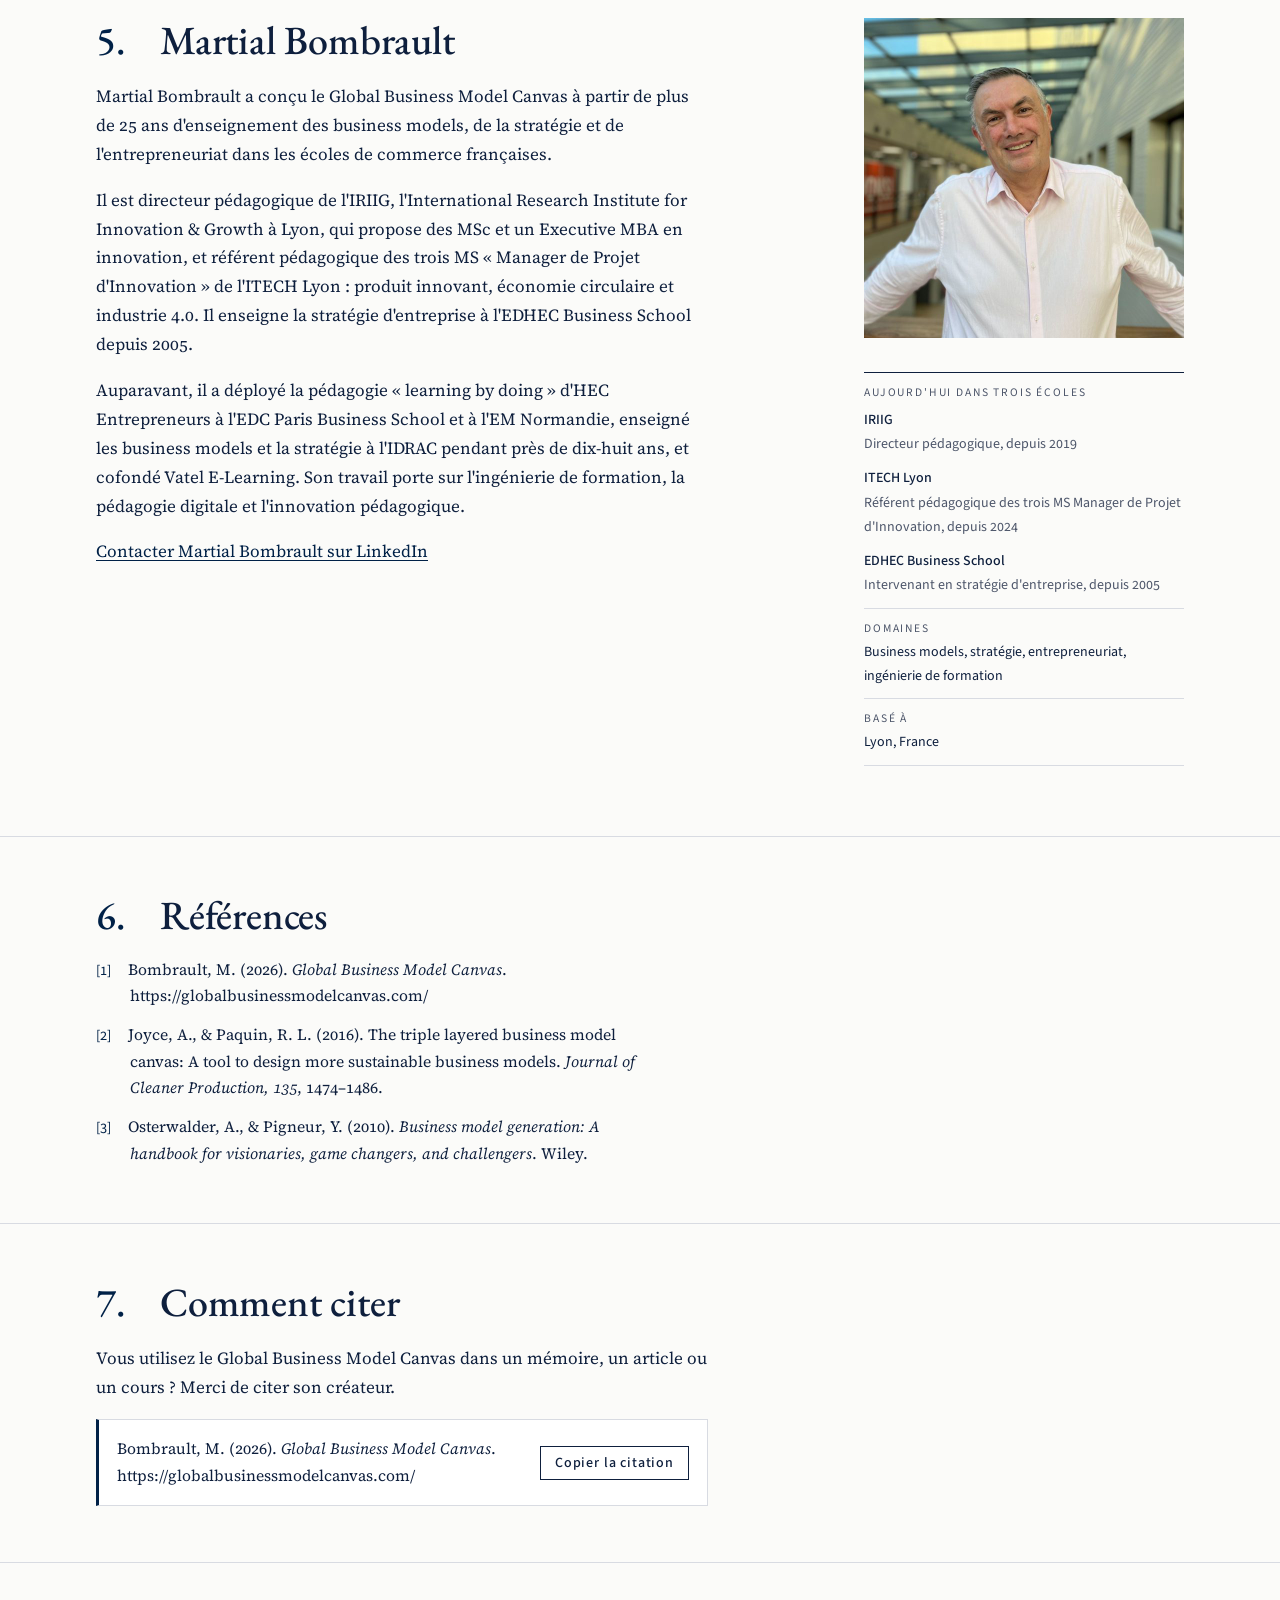
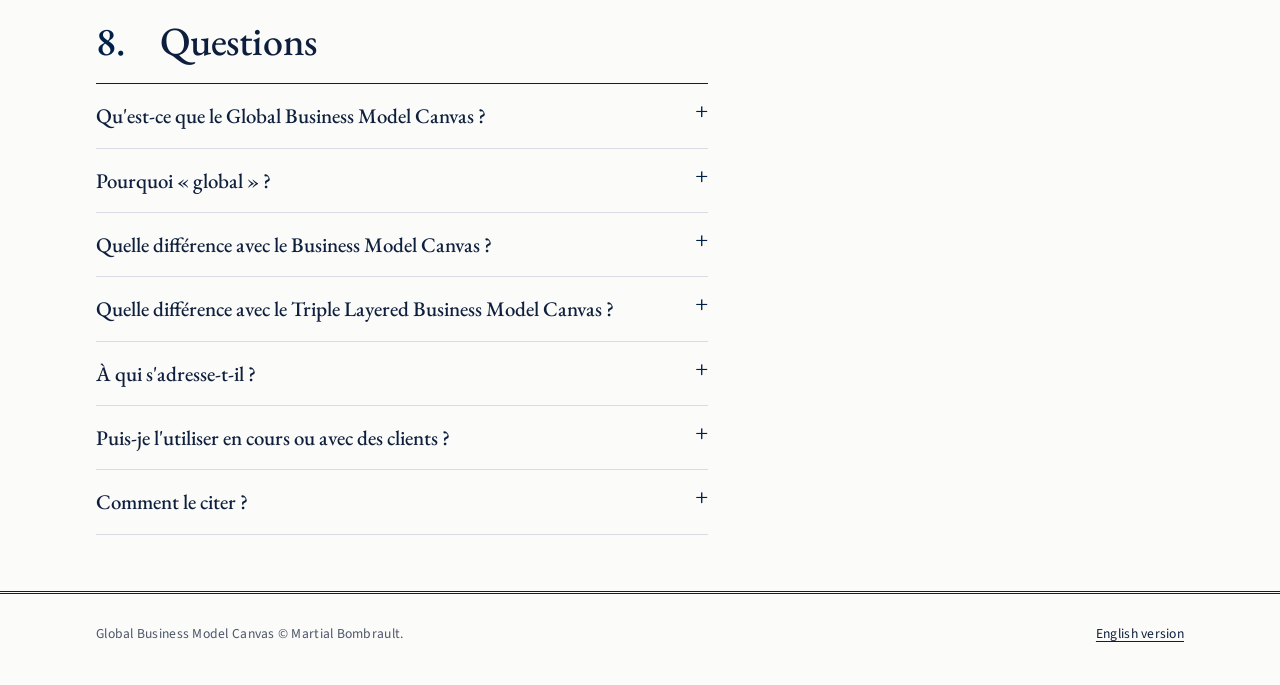
<file: fr/index.html>
<!doctype html>
<html lang="fr">
<head>
<meta charset="utf-8">
<meta name="viewport" content="width=device-width, initial-scale=1, viewport-fit=cover">
<title>Global Business Model Canvas | Martial Bombrault</title>
<meta name="description" content="Le Global Business Model Canvas, créé par Martial Bombrault, représente un modèle d'affaires sur une page selon trois dimensions : économique, sociétale et environnementale.">
<link rel="canonical" href="https://globalbusinessmodelcanvas.com/fr/">
<link rel="alternate" hreflang="en" href="https://globalbusinessmodelcanvas.com/">
<link rel="alternate" hreflang="fr" href="https://globalbusinessmodelcanvas.com/fr/">
<link rel="alternate" hreflang="x-default" href="https://globalbusinessmodelcanvas.com/">
<meta name="author" content="Martial Bombrault">
<meta name="robots" content="index, follow, max-snippet:-1, max-image-preview:large, max-video-preview:-1">
<meta name="keywords" content="global business model canvas, GBMC, business model canvas, sustainable business model, Martial Bombrault">
<meta property="og:type" content="website">
<meta property="og:site_name" content="Global Business Model Canvas">
<meta property="og:title" content="Global Business Model Canvas">
<meta property="og:description" content="Un canvas, trois dimensions : économique, sociétale, environnementale. Un business model canvas de Martial Bombrault.">
<meta property="og:url" content="https://globalbusinessmodelcanvas.com/fr/">
<meta property="og:image" content="https://globalbusinessmodelcanvas.com/og-image.png">
<meta property="og:locale" content="fr_FR">
<meta property="og:locale:alternate" content="en_GB">
<meta name="twitter:card" content="summary_large_image">
<link rel="icon" href="/favicon.ico?v=3b1df539" sizes="48x48">
<link rel="icon" href="/favicon-32.png?v=e8d03435" type="image/png" sizes="32x32">
<link rel="icon" href="/favicon-16.png?v=7f84a90d" type="image/png" sizes="16x16">
<link rel="apple-touch-icon" href="/apple-touch-icon.png?v=71dd7cd6">
<link rel="manifest" href="/site.webmanifest">
<meta name="theme-color" content="#fbfbf9" media="(prefers-color-scheme: light)">
<meta name="theme-color" content="#0c1322" media="(prefers-color-scheme: dark)">
<link rel="alternate" type="text/plain" href="/llms.txt" title="LLM summary">
<link rel="preconnect" href="https://fonts.googleapis.com">
<link rel="preconnect" href="https://fonts.gstatic.com" crossorigin>
<link rel="stylesheet" href="https://fonts.googleapis.com/css2?family=EB+Garamond:ital,wght@0,400;0,500;0,600;1,400;1,500&family=Source+Serif+4:ital,opsz,wght@0,8..60,400;0,8..60,600;1,8..60,400&family=Source+Sans+3:wght@400;500;600&display=swap">
<link rel="stylesheet" href="/assets/style.css?v=f90c6246">
<script type="application/ld+json">
{
  "@context": "https://schema.org",
  "@graph": [
    {
      "@type": "WebSite",
      "@id": "https://globalbusinessmodelcanvas.com/#website",
      "url": "https://globalbusinessmodelcanvas.com/",
      "name": "Global Business Model Canvas",
      "alternateName": "GBMC",
      "inLanguage": [
        "en",
        "fr"
      ],
      "publisher": {
        "@id": "https://globalbusinessmodelcanvas.com/#martial-bombrault"
      },
      "about": {
        "@id": "https://globalbusinessmodelcanvas.com/#canvas"
      }
    },
    {
      "@type": "WebPage",
      "@id": "https://globalbusinessmodelcanvas.com/fr/#webpage",
      "url": "https://globalbusinessmodelcanvas.com/fr/",
      "name": "Global Business Model Canvas | Martial Bombrault",
      "description": "Le Global Business Model Canvas (GBMC) est un outil de modélisation d'affaires sur une page créé par Martial Bombrault, qui lit un modèle d'affaires selon trois dimensions à la fois, économique, sociétale et environnementale, et met en regard les coûts économiques, sociétaux et environnementaux avec les revenus et les contributions à la société et à l'environnement.",
      "inLanguage": "fr",
      "isPartOf": {
        "@id": "https://globalbusinessmodelcanvas.com/#website"
      },
      "about": {
        "@id": "https://globalbusinessmodelcanvas.com/#canvas"
      },
      "mainEntity": {
        "@id": "https://globalbusinessmodelcanvas.com/#canvas"
      },
      "author": {
        "@id": "https://globalbusinessmodelcanvas.com/#martial-bombrault"
      },
      "primaryImageOfPage": {
        "@type": "ImageObject",
        "url": "https://globalbusinessmodelcanvas.com/og-image.png",
        "width": 1200,
        "height": 630
      },
      "datePublished": "2026-10-23",
      "dateModified": "2026-10-23"
    },
    {
      "@type": "Person",
      "@id": "https://globalbusinessmodelcanvas.com/#martial-bombrault",
      "name": "Martial Bombrault",
      "image": "https://globalbusinessmodelcanvas.com/assets/martial-bombrault.jpg?v=72e3117f",
      "jobTitle": "Directeur pédagogique",
      "description": "Directeur pédagogique de l'IRIIG à Lyon, référent pédagogique des MS Manager de Projet d'Innovation de l'ITECH Lyon et intervenant en stratégie d'entreprise à l'EDHEC Business School. Créateur du Global Business Model Canvas.",
      "worksFor": [
        {
          "@type": "EducationalOrganization",
          "name": "IRIIG – International Research Institute for Innovation & Growth",
          "url": "https://www.iriig.com"
        },
        {
          "@type": "EducationalOrganization",
          "name": "ITECH Lyon"
        },
        {
          "@type": "EducationalOrganization",
          "name": "EDHEC Business School"
        }
      ],
      "alumniOf": [
        {
          "@type": "CollegeOrUniversity",
          "name": "IAE Caen"
        },
        {
          "@type": "CollegeOrUniversity",
          "name": "ICN Business School (Nancy)"
        }
      ],
      "address": {
        "@type": "PostalAddress",
        "addressLocality": "Lyon",
        "addressCountry": "FR"
      },
      "knowsAbout": [
        "Business models",
        "Business Model Canvas",
        "Global Business Model Canvas",
        "Corporate strategy",
        "Entrepreneurship",
        "Innovation management",
        "Sustainable business models",
        "Training design"
      ],
      "sameAs": [
        "https://www.linkedin.com/in/bombraultmartial/"
      ],
      "mainEntityOfPage": "https://globalbusinessmodelcanvas.com/fr/#auteur"
    },
    {
      "@type": [
        "CreativeWork",
        "DefinedTerm"
      ],
      "@id": "https://globalbusinessmodelcanvas.com/#canvas",
      "name": "Global Business Model Canvas",
      "alternateName": [
        "GBMC",
        "Global BMC"
      ],
      "description": "Le Global Business Model Canvas (GBMC) est un outil de modélisation d'affaires sur une page créé par Martial Bombrault, qui lit un modèle d'affaires selon trois dimensions à la fois, économique, sociétale et environnementale, et met en regard les coûts économiques, sociétaux et environnementaux avec les revenus et les contributions à la société et à l'environnement.",
      "url": "https://globalbusinessmodelcanvas.com/",
      "image": "https://globalbusinessmodelcanvas.com/og-image.png",
      "creator": {
        "@id": "https://globalbusinessmodelcanvas.com/#martial-bombrault"
      },
      "author": {
        "@id": "https://globalbusinessmodelcanvas.com/#martial-bombrault"
      },
      "copyrightHolder": {
        "@id": "https://globalbusinessmodelcanvas.com/#martial-bombrault"
      },
      "inLanguage": [
        "en",
        "fr"
      ],
      "keywords": "global business model canvas, GBMC, business model canvas, sustainable business model, triple bottom line, economic societal environmental, beneficiaries, Martial Bombrault",
      "isBasedOn": {
        "@type": "CreativeWork",
        "name": "Business Model Canvas",
        "creator": [
          {
            "@type": "Person",
            "name": "Alexander Osterwalder"
          },
          {
            "@type": "Person",
            "name": "Yves Pigneur"
          }
        ]
      },
      "associatedMedia": [
        {
          "@type": "MediaObject",
          "name": "Global Business Model Canvas – blank A3 template (English)",
          "contentUrl": "https://globalbusinessmodelcanvas.com/downloads/global-business-model-canvas-en.pdf",
          "encodingFormat": "application/pdf",
          "inLanguage": "en"
        },
        {
          "@type": "MediaObject",
          "name": "Global Business Model Canvas – modèle vierge A3 (français)",
          "contentUrl": "https://globalbusinessmodelcanvas.com/downloads/global-business-model-canvas-fr.pdf",
          "encodingFormat": "application/pdf",
          "inLanguage": "fr"
        }
      ],
      "citation": [
        "Osterwalder, A., & Pigneur, Y. (2010). Business Model Generation. Wiley.",
        "Joyce, A., & Paquin, R. L. (2016). The triple layered business model canvas: A tool to design more sustainable business models. Journal of Cleaner Production, 135, 1474–1486."
      ]
    },
    {
      "@type": "FAQPage",
      "@id": "https://globalbusinessmodelcanvas.com/fr/#faq",
      "inLanguage": "fr",
      "isPartOf": {
        "@id": "https://globalbusinessmodelcanvas.com/fr/#webpage"
      },
      "mainEntity": [
        {
          "@type": "Question",
          "name": "Qu'est-ce que le Global Business Model Canvas ?",
          "acceptedAnswer": {
            "@type": "Answer",
            "text": "Le Global Business Model Canvas (GBMC) est un outil de modélisation d'affaires sur une page créé par Martial Bombrault, qui lit un modèle d'affaires selon trois dimensions à la fois, économique, sociétale et environnementale, et met en regard les coûts économiques, sociétaux et environnementaux avec les revenus et les contributions à la société et à l'environnement."
          }
        },
        {
          "@type": "Question",
          "name": "Qui a créé le Global Business Model Canvas ?",
          "acceptedAnswer": {
            "@type": "Answer",
            "text": "Martial Bombrault, directeur pédagogique de l'IRIIG à Lyon, qui enseigne les business models, la stratégie et l'entrepreneuriat depuis plus de 25 ans, notamment à l'EDHEC Business School depuis 2005."
          }
        },
        {
          "@type": "Question",
          "name": "Pourquoi « global » ?",
          "acceptedAnswer": {
            "@type": "Answer",
            "text": "Global signifie ici complet, et non mondial. Le canvas considère toute la valeur qu'une entreprise crée et consomme : économique, sociétale et environnementale. Ce n'est pas un outil d'expansion internationale."
          }
        },
        {
          "@type": "Question",
          "name": "Quelle différence avec le Business Model Canvas ?",
          "acceptedAnswer": {
            "@type": "Answer",
            "text": "Il reprend la logique du canvas d'Osterwalder et Pigneur, mais lit les partenaires, les propositions de valeur et les bénéficiaires sur trois niveaux, remplace les clients par les bénéficiaires et met en regard trois types de coûts avec les revenus et les contributions à la société et à l'environnement."
          }
        },
        {
          "@type": "Question",
          "name": "Quelle différence avec le Triple Layered Business Model Canvas ?",
          "acceptedAnswer": {
            "@type": "Answer",
            "text": "Le Triple Layered Business Model Canvas de Joyce et Paquin (2016) utilise trois canvas séparés. Le Global Business Model Canvas réunit les trois dimensions sur une seule feuille, pour voir les arbitrages côte à côte."
          }
        },
        {
          "@type": "Question",
          "name": "Comment citer le Global Business Model Canvas ?",
          "acceptedAnswer": {
            "@type": "Answer",
            "text": "Citez-le ainsi : Bombrault, M. (2026). Global Business Model Canvas. https://globalbusinessmodelcanvas.com/"
          }
        }
      ]
    }
  ]
}
</script>
</head>
<body>

<header class="wrap top">
  <a class="mark" href="/fr/" aria-label="Global Business Model Canvas, accueil">
    <img class="mark-logo" src="/assets/logo.png?v=72eee960" alt="" width="44" height="44">
    <span class="mark-full">Global Business Model Canvas</span><span class="mark-short">GBMC</span>
  </a>
  <nav aria-label="Sections">
    <a href="#canvas">Le canvas</a>
    <a href="#blocs">Les blocs</a>
    <a href="#auteur">Auteur</a>
    <a href="#faq">FAQ</a>
    <a class="lang" href="/" hreflang="en" lang="en">English</a>
  </nav>
</header>

<main>
  <div class="wrap hero">
    <p class="eyebrow">Conception de business models · Un cadre d'analyse</p>
    <h1>Global Business Model Canvas</h1>
    <p class="tagline">Un canvas, trois dimensions : <span class="e">économique</span>, <span class="s">sociétale</span>, <span class="v">environnementale</span>.</p>
    <p class="byline"><img class="avatar" src="/assets/martial-bombrault-avatar.jpg?v=955475de" alt="" width="40" height="40"><span><strong>Martial Bombrault</strong><span class="affil">IRIIG, ITECH Lyon, EDHEC Business School</span></span></p>
    <div class="abstract">
      <p class="abstract-label">Résumé</p>
      <p class="lede">Le Global Business Model Canvas (GBMC) est un outil de modélisation d'affaires sur une page qui représente la façon dont une organisation crée, délivre et capte de la valeur, et lit cette valeur dans sa totalité. Global au sens de <em>complet</em>, et non de mondial : chaque bloc clé est examiné pour ce qu'il signifie pour l'économie de l'entreprise, pour la société et pour l'environnement.</p>
      <p class="keywords"><span>Mots-clés</span> business model canvas ; business models durables ; triple bilan ; bénéficiaires ; création de valeur</p>
    </div>
  </div>

  <section id="canvas" class="canvas-section" aria-labelledby="canvas-title">
    <div class="wrap">
      <h2 id="canvas-title" class="prose">Le canvas</h2>
      <div class="modes" role="group" aria-label="Mode du canvas">
        <button type="button" data-target="explore" aria-pressed="true">Explorer le canvas</button>
        <button type="button" data-target="fill" aria-pressed="false">Remplir le vôtre</button>
      </div>
      <div class="filters" data-mode="explore" role="group" aria-label="Mettre une dimension en évidence">
        <button type="button" data-dim="all" aria-pressed="true"><span class="dot"></span>Toutes les dimensions</button>
        <button type="button" data-dim="eco" aria-pressed="false"><span class="dot"></span>Économique</button>
        <button type="button" data-dim="soc" aria-pressed="false"><span class="dot"></span>Sociétale</button>
        <button type="button" data-dim="env" aria-pressed="false"><span class="dot"></span>Environnementale</button>
      </div>
      <div class="canvas-scroll" data-mode="explore">
        <div class="canvas" role="img" aria-label="Le Global Business Model Canvas : cinq colonnes (Partenaires et Écosystèmes Clés ; Processus Clés et Ressources Clés ; Propositions de Valeurs ; Relations Bénéficiaires et Canaux ; Bénéficiaires) au-dessus de trois lignes qui mettent en regard coûts économiques et flux de revenus, coûts sociétaux et sociaux et contributions à la société, coûts environnementaux et contributions environnementales.">
          <div class="col">
            <a class="blk" href="#partenaires"><span class="blk-name">Partenaires &amp; Écosystèmes Clés</span>
              <span class="layers"><span class="layer eco">Économiques</span><span class="layer soc">Sociétales</span><span class="layer env">Environnement</span></span></a>
          </div>
          <div class="col split">
            <a class="blk" href="#processus"><span class="blk-name">Processus Clés</span></a>
            <a class="blk" href="#ressources"><span class="blk-name">Ressources Clés</span></a>
          </div>
          <div class="col">
            <a class="blk" href="#valeur"><span class="blk-name">Propositions de Valeurs</span>
              <span class="layers"><span class="layer eco">Économiques</span><span class="layer soc">Sociétales</span><span class="layer env">Environnement</span></span></a>
          </div>
          <div class="col split">
            <a class="blk" href="#relations"><span class="blk-name">Relations Bénéficiaires</span></a>
            <a class="blk" href="#canaux"><span class="blk-name">Canaux</span></a>
          </div>
          <div class="col">
            <a class="blk" href="#beneficiaires"><span class="blk-name">Bénéficiaires</span>
              <span class="layers"><span class="layer eco">Économiques</span><span class="layer soc">Sociétales</span><span class="layer env">Environnement</span></span></a>
          </div>
          <div class="bottom">
            <a class="blk eco" href="#couts-eco"><span class="blk-name">Coûts économiques</span></a>
            <a class="blk eco" href="#revenus"><span class="blk-name">Flux de Revenus</span></a>
            <a class="blk soc" href="#couts-soc"><span class="blk-name">Coûts sociétaux &amp; sociaux</span></a>
            <a class="blk soc" href="#contrib-soc"><span class="blk-name">Contributions à la société</span></a>
            <a class="blk env" href="#couts-env"><span class="blk-name">Coûts environnementaux</span></a>
            <a class="blk env" href="#contrib-env"><span class="blk-name">Contributions environnementales</span></a>
          </div>
        </div>
      </div>
      <p class="canvas-note caption" data-mode="explore"><span class="fig">Figure 1.</span> Le Global Business Model Canvas. Sélectionnez un bloc pour lire sa définition.</p>
      <div id="fill" data-mode="fill" hidden data-sheet-done="Terminé" data-sheet-next="Bloc suivant" data-saved="Enregistré dans ce navigateur" data-cleared="Canvas effacé" data-confirm="Cliquez à nouveau pour tout effacer">
        <div class="fill-bar">
          <label class="fill-name"><span>Entreprise ou projet</span>
            <input id="fill-name" type="text" placeholder="Nommez votre modèle d'affaires" autocomplete="off"></label>
          <div class="fill-actions">
            <button type="button" id="fill-print" class="primary">Enregistrer en PDF ou imprimer</button>
            <button type="button" id="fill-clear">Effacer le canvas</button>
          </div>
        </div>
        <div class="print-head"><span class="print-title">Global Business Model Canvas</span><span class="print-project">Entreprise ou projet : <span class="print-name"></span></span></div>
        <div id="fill-canvas" class="canvas-scroll"></div>
        <div class="print-foot">globalbusinessmodelcanvas.com · Global Business Model Canvas de Martial Bombrault · © Martial Bombrault</div>
        <p class="canvas-note">Vos notes restent dans ce navigateur et ne sont envoyées nulle part. <span id="fill-status" role="status"></span></p>
      </div>
      <p class="downloads">Canvas vierge pour vos ateliers : <a href="/downloads/global-business-model-canvas-fr.pdf" download>PDF A3, français</a> · <a href="/downloads/global-business-model-canvas-en.pdf" download hreflang="en">PDF A3, English</a></p>
    </div>
  </section>

  <section aria-labelledby="shifts-title">
    <div class="wrap">
      <div class="prose">
        <h2 id="shifts-title">Ce qui change</h2>
        <p>Le canvas conserve la logique du Business Model Canvas d'Alexander Osterwalder et Yves Pigneur : quiconque le connaît peut s'en servir immédiatement. Cinq évolutions le rendent global.</p>
      </div>
      <div class="shifts">
        <div class="shift">
          <p class="from">Segments de clientèle</p>
          <h3>Bénéficiaires</h3>
          <p>La valeur atteint davantage de monde que ceux qui paient. Utilisateurs, communautés et environnement comptent aussi parmi les bénéficiaires.</p>
        </div>
        <div class="shift">
          <p class="from">Partenaires clés</p>
          <h3>Partenaires &amp; Écosystèmes</h3>
          <p>Une entreprise dépend de réseaux, de territoires et de systèmes naturels, pas seulement de partenaires sous contrat.</p>
        </div>
        <div class="shift">
          <p class="from">Activités clés</p>
          <h3>Processus Clés</h3>
          <p>L'attention passe des tâches isolées aux enchaînements d'activités qui produisent la valeur de bout en bout.</p>
        </div>
        <div class="shift">
          <p class="from">Un seul niveau</p>
          <h3>Trois niveaux</h3>
          <p>Partenaires, propositions de valeur et bénéficiaires se lisent chacun sur les plans économique, sociétal et environnemental.</p>
        </div>
        <div class="shift">
          <p class="from">Coûts et revenus</p>
          <h3>Un bilan en trois parts</h3>
          <p>Les coûts sociétaux et environnementaux s'ajoutent aux coûts économiques, chacun mis en regard de ce que l'entreprise rend.</p>
        </div>
      </div>
    </div>
  </section>

  <section id="blocs" aria-labelledby="blocks-title">
    <div class="wrap">
      <div class="prose">
        <h2 id="blocks-title">Les blocs</h2>
        <p>Treize blocs, chacun avec la question qu'il pose. Les blocs à trois dimensions se remplissent une fois pour chacune.</p>
      </div>
      <div class="blocks">
        <div class="block-row" id="partenaires">
          <div><h3>Partenaires &amp; Écosystèmes Clés</h3>
            <div class="chips"><span class="chip eco">Économique</span><span class="chip soc">Sociétal</span><span class="chip env">Environnemental</span></div></div>
          <div><p>Les organisations, réseaux et territoires avec lesquels l'entreprise travaille et dont elle dépend : fournisseurs et investisseurs, mais aussi associations, écoles, acteurs publics et systèmes naturels qu'elle sollicite.</p>
            <p class="q">Avec qui créons-nous de la valeur, et à quels écosystèmes appartenons-nous ?</p></div>
        </div>
        <div class="block-row" id="processus">
          <div><h3>Processus Clés</h3></div>
          <div><p>Les enchaînements d'activités qui transforment les ressources en valeur, pensés de bout en bout plutôt que comme des tâches isolées.</p>
            <p class="q">Quels processus devons-nous maîtriser pour délivrer nos propositions de valeur ?</p></div>
        </div>
        <div class="block-row" id="ressources">
          <div><h3>Ressources Clés</h3></div>
          <div><p>Les actifs sans lesquels le modèle ne fonctionne pas : personnes, savoir-faire, actifs physiques, financement, données et ressources naturelles.</p>
            <p class="q">De quoi avons-nous besoin, et que consommons-nous, pour faire fonctionner le modèle ?</p></div>
        </div>
        <div class="block-row" id="valeur">
          <div><h3>Propositions de Valeurs</h3>
            <div class="chips"><span class="chip eco">Économique</span><span class="chip soc">Sociétal</span><span class="chip env">Environnemental</span></div></div>
          <div><p>La valeur proposée par l'entreprise, formulée trois fois : ce qu'elle apporte économiquement, ce qu'elle apporte à la société et ce qu'elle apporte à l'environnement.</p>
            <p class="q">Quelle valeur créons-nous, et pour qui, à chacun des trois niveaux ?</p></div>
        </div>
        <div class="block-row" id="relations">
          <div><h3>Relations Bénéficiaires</h3></div>
          <div><p>Le type de relation que l'entreprise construit et entretient avec chaque groupe de bénéficiaires.</p>
            <p class="q">Comment interagissons-nous avec nos bénéficiaires dans la durée ?</p></div>
        </div>
        <div class="block-row" id="canaux">
          <div><h3>Canaux</h3></div>
          <div><p>La façon dont les propositions de valeur parviennent aux bénéficiaires : communication, distribution et livraison.</p>
            <p class="q">Par quels canaux nos bénéficiaires reçoivent-ils la valeur que nous créons ?</p></div>
        </div>
        <div class="block-row" id="beneficiaires">
          <div><h3>Bénéficiaires</h3>
            <div class="chips"><span class="chip eco">Économique</span><span class="chip soc">Sociétal</span><span class="chip env">Environnemental</span></div></div>
          <div><p>Tous ceux qui bénéficient de la valeur créée, qu'ils paient ou non : clients, utilisateurs, communautés et l'environnement lui-même.</p>
            <p class="q">Qui bénéficie de ce que nous faisons, à chacun des trois niveaux ?</p></div>
        </div>
        <div class="block-row" id="couts-eco">
          <div><h3>Coûts économiques</h3>
            <div class="chips"><span class="chip eco">Économique</span></div></div>
          <div><p>Les coûts financiers du fonctionnement du modèle.</p>
            <p class="q">Combien nous coûte le fonctionnement du modèle ?</p></div>
        </div>
        <div class="block-row" id="revenus">
          <div><h3>Flux de Revenus</h3>
            <div class="chips"><span class="chip eco">Économique</span></div></div>
          <div><p>La façon dont l'entreprise tire des revenus de la valeur qu'elle crée.</p>
            <p class="q">Pour quoi nos bénéficiaires sont-ils prêts à payer, et comment ?</p></div>
        </div>
        <div class="block-row" id="couts-soc">
          <div><h3>Coûts sociétaux &amp; sociaux</h3>
            <div class="chips"><span class="chip soc">Sociétal</span></div></div>
          <div><p>Les effets négatifs du modèle sur les personnes et la société : salariés, communautés et grand public.</p>
            <p class="q">Que coûte notre activité à la société ?</p></div>
        </div>
        <div class="block-row" id="contrib-soc">
          <div><h3>Contributions à la société</h3>
            <div class="chips"><span class="chip soc">Sociétal</span></div></div>
          <div><p>Les effets positifs du modèle sur les personnes et la société, au-delà de ce qui est payé.</p>
            <p class="q">Que rendons-nous à la société ?</p></div>
        </div>
        <div class="block-row" id="couts-env">
          <div><h3>Coûts environnementaux</h3>
            <div class="chips"><span class="chip env">Environnemental</span></div></div>
          <div><p>La pression que le modèle exerce sur l'environnement : émissions, consommation de ressources, déchets et atteintes aux écosystèmes.</p>
            <p class="q">Que coûte notre activité à la planète ?</p></div>
        </div>
        <div class="block-row" id="contrib-env">
          <div><h3>Contributions environnementales</h3>
            <div class="chips"><span class="chip env">Environnemental</span></div></div>
          <div><p>Les effets positifs du modèle sur l'environnement : ce qu'il évite, restaure ou régénère.</p>
            <p class="q">Que rendons-nous à l'environnement ?</p></div>
        </div>
      </div>
    </div>
  </section>

  <section aria-labelledby="balance-title">
    <div class="wrap">
      <div class="prose">
        <h2 id="balance-title">Lire le bilan</h2>
        <p>La partie basse du canvas montre le résultat complet du modèle. Chaque ligne met en regard ce que l'entreprise prend et ce qu'elle rend, une dimension à la fois. Un modèle peut être rentable tout en étant déficitaire pour la société ou l'environnement, et le canvas le rend visible d'un coup d'œil.</p>
      </div>
      <p class="caption"><span class="fig">Tableau 1.</span> Les trois bilans du canvas : ce que le modèle coûte face à ce qu'il rend.</p>
      <div class="balance" role="table" aria-label="Les trois bilans du canvas">
        <div class="head" role="columnheader">Ce que le modèle coûte</div>
        <div class="head" role="columnheader">Ce que le modèle rend</div>
        <div role="cell"><span class="sw" style="background:var(--eco)"></span>Coûts économiques</div>
        <div role="cell"><span class="sw" style="background:var(--eco)"></span>Flux de revenus</div>
        <div role="cell"><span class="sw" style="background:var(--soc)"></span>Coûts sociétaux &amp; sociaux</div>
        <div role="cell"><span class="sw" style="background:var(--soc)"></span>Contributions à la société</div>
        <div role="cell"><span class="sw" style="background:var(--env)"></span>Coûts environnementaux</div>
        <div role="cell"><span class="sw" style="background:var(--env)"></span>Contributions environnementales</div>
      </div>
    </div>
  </section>

  <section id="auteur" aria-labelledby="author-title">
    <div class="wrap author">
      <div class="prose">
        <h2 id="author-title">Martial Bombrault</h2>
        <p>Martial Bombrault a conçu le Global Business Model Canvas à partir de plus de 25 ans d'enseignement des business models, de la stratégie et de l'entrepreneuriat dans les écoles de commerce françaises.</p>
        <p>Il est directeur pédagogique de l'IRIIG, l'International Research Institute for Innovation &amp; Growth à Lyon, qui propose des MSc et un Executive MBA en innovation, et référent pédagogique des trois MS « Manager de Projet d'Innovation » de l'ITECH Lyon : produit innovant, économie circulaire et industrie 4.0. Il enseigne la stratégie d'entreprise à l'EDHEC Business School depuis 2005.</p>
        <p>Auparavant, il a déployé la pédagogie « learning by doing » d'HEC Entrepreneurs à l'EDC Paris Business School et à l'EM Normandie, enseigné les business models et la stratégie à l'IDRAC pendant près de dix-huit ans, et cofondé Vatel E-Learning. Son travail porte sur l'ingénierie de formation, la pédagogie digitale et l'innovation pédagogique.</p>
        <p><a href="https://www.linkedin.com/in/bombraultmartial/" rel="me noopener" target="_blank">Contacter Martial Bombrault sur LinkedIn</a></p>
      </div>
      <div class="author-side">
        <img class="portrait" src="/assets/martial-bombrault.jpg?v=72e3117f" alt="Portrait de Martial Bombrault" width="640" height="640" loading="lazy">
        <dl class="facts">
        <div><dt>Aujourd'hui dans trois écoles</dt>
          <dd><ul class="schools">
            <li><strong>IRIIG</strong><span>Directeur pédagogique, depuis 2019</span></li>
            <li><strong>ITECH Lyon</strong><span>Référent pédagogique des trois MS Manager de Projet d'Innovation, depuis 2024</span></li>
            <li><strong>EDHEC Business School</strong><span>Intervenant en stratégie d'entreprise, depuis 2005</span></li>
          </ul></dd></div>
        <div><dt>Domaines</dt><dd>Business models, stratégie, entrepreneuriat, ingénierie de formation</dd></div>
        <div><dt>Basé à</dt><dd>Lyon, France</dd></div>
      </dl>
      </div>
    </div>
  </section>

    <section id="references" aria-labelledby="refs-title">
    <div class="wrap prose">
      <h2 id="refs-title">Références</h2>
      <ol class="refs">
        <li>Bombrault, M. (2026). <em>Global Business Model Canvas</em>. https://globalbusinessmodelcanvas.com/</li>
        <li>Joyce, A., &amp; Paquin, R. L. (2016). The triple layered business model canvas: A tool to design more sustainable business models. <em>Journal of Cleaner Production, 135</em>, 1474–1486.</li>
        <li>Osterwalder, A., &amp; Pigneur, Y. (2010). <em>Business model generation: A handbook for visionaries, game changers, and challengers</em>. Wiley.</li>
      </ol>
    </div>
  </section>

  <section id="citer" aria-labelledby="cite-title">
    <div class="wrap prose">
      <h2 id="cite-title">Comment citer</h2>
      <p>Vous utilisez le Global Business Model Canvas dans un mémoire, un article ou un cours ? Merci de citer son créateur.</p>
      <div class="cite-box"><p id="cite-text">Bombrault, M. (2026). <em>Global Business Model Canvas</em>. https://globalbusinessmodelcanvas.com/</p>
        <button type="button" class="copy" data-copy="cite-text" data-done="Copié">Copier la citation</button></div>
    </div>
  </section>

  <section id="faq" aria-labelledby="faq-title">
    <div class="wrap prose">
      <h2 id="faq-title">Questions</h2>
      <details>
        <summary>Qu'est-ce que le Global Business Model Canvas ?</summary>
        <p>Un outil sur une page créé par Martial Bombrault pour concevoir et analyser un modèle d'affaires selon trois dimensions à la fois : économique, sociétale et environnementale.</p>
      </details>
      <details>
        <summary>Pourquoi « global » ?</summary>
        <p>Global signifie ici complet, et non mondial. Le canvas considère toute la valeur qu'une entreprise crée et consomme. Ce n'est pas un outil d'expansion internationale.</p>
      </details>
      <details>
        <summary>Quelle différence avec le Business Model Canvas ?</summary>
        <p>Il reprend la logique du canvas d'Osterwalder et Pigneur, mais lit les partenaires, les propositions de valeur et les bénéficiaires sur trois niveaux, remplace les clients par les bénéficiaires et met en regard trois types de coûts avec les revenus et les contributions à la société et à l'environnement.</p>
      </details>
      <details>
        <summary>Quelle différence avec le Triple Layered Business Model Canvas ?</summary>
        <p>Le Triple Layered Business Model Canvas de Joyce et Paquin (2016) utilise trois canvas séparés, un par dimension. Le Global Business Model Canvas les réunit sur une seule feuille, pour voir les arbitrages côte à côte.</p>
      </details>
      <details>
        <summary>À qui s'adresse-t-il ?</summary>
        <p>Aux étudiants, entrepreneurs, managers et consultants qui veulent concevoir ou revoir un modèle d'affaires en intégrant dès le départ ses effets sociétaux et environnementaux.</p>
      </details>
      <details>
        <summary>Puis-je l'utiliser en cours ou avec des clients ?</summary>
        <p>Le canvas est © Martial Bombrault. Pour l'utiliser en enseignement, en formation ou en conseil, contactez-le sur LinkedIn.</p>
      </details>
      <details>
        <summary>Comment le citer ?</summary>
        <p>Bombrault, M. (2026). <em>Global Business Model Canvas</em>. https://globalbusinessmodelcanvas.com/</p>
      </details>
    </div>
  </section>
</main>

<footer>
  <div class="wrap">
    <span>Global Business Model Canvas © Martial Bombrault.</span>
    <span><a href="/" hreflang="en" lang="en">English version</a></span>
  </div>
</footer>

<script src="/assets/canvas.js?v=eb390b51" defer></script>
</body>
</html>
</file>
<file: assets/style.css>
/* Layout: a single reading column (~68ch) that opens up to full width for the canvas,
   which is the page's one bold moment. Three dimension hues carry meaning everywhere. */
:root {
  --paper: #fbfbf9;
  --surface: #ffffff;
  --ink: #0e1f3d;
  --ink-soft: #4d566a;
  --rule: #d8dbe2;
  --rule-strong: #0e1f3d;
  --accent: #002147;          /* Oxford blue */
  --accent-soft: #e8ecf3;
  --eco: #0b67a8;        /* economic */
  --soc: #c45200;        /* societal */
  --env: #00855f;        /* environmental */
  --eco-wash: #e4effa;
  --soc-wash: #fcebdf;
  --env-wash: #dff3ec;

  --display: "EB Garamond", Garamond, "Times New Roman", serif;
  --body: "Source Serif 4", "Source Serif Pro", Georgia, serif;
  --ui: "Source Sans 3", "Source Sans Pro", "Helvetica Neue", Arial, sans-serif;

  --step--1: 0.875rem;
  --step-0: 1.0625rem;
  --step-1: 1.3rem;
  --step-2: 1.75rem;
  --step-3: 2.4rem;
  --step-4: clamp(2.8rem, 7vw, 5.2rem);
}
@media (prefers-color-scheme: dark) {
  :root:not([data-theme="light"]) {
    --paper: #0c1322; --surface: #111a2d; --ink: #e9ecf2; --ink-soft: #a7b0c2;
    --rule: #26304a; --rule-strong: #c5cddb; --accent: #a9bfe9; --accent-soft: #18243d;
    --eco: #5eb0ec; --soc: #f2894a; --env: #33c49a;
    --eco-wash: #12263a; --soc-wash: #2e1d12; --env-wash: #0f2a22;
    color-scheme: dark;
  }
}
:root[data-theme="dark"] {
  --paper: #0c1322; --surface: #111a2d; --ink: #e9ecf2; --ink-soft: #a7b0c2;
  --rule: #26304a; --rule-strong: #c5cddb; --accent: #a9bfe9; --accent-soft: #18243d;
  --eco: #5eb0ec; --soc: #f2894a; --env: #33c49a;
  --eco-wash: #12263a; --soc-wash: #2e1d12; --env-wash: #0f2a22;
  color-scheme: dark;
}

* { box-sizing: border-box; }
[hidden] { display: none !important; }
html { -webkit-text-size-adjust: 100%; scroll-behavior: smooth; }
@media (prefers-reduced-motion: reduce) { html { scroll-behavior: auto; } * { transition: none !important; } }
body {
  margin: 0; background: var(--paper); color: var(--ink);
  font-family: var(--body); font-size: var(--step-0); line-height: 1.65;
}
a { color: var(--accent); text-underline-offset: 3px; }
a:focus-visible, button:focus-visible { outline: 2px solid var(--accent); outline-offset: 3px; border-radius: 2px; }

.wrap {
  max-width: 1120px; margin: 0 auto;
  padding-left: max(16px, env(safe-area-inset-left, 0px));
  padding-right: max(16px, env(safe-area-inset-right, 0px));
}
.prose { max-width: 68ch; }

/* Header */
.top {
  display: flex; justify-content: space-between; align-items: center; gap: 16px;
  padding-block: 18px; font-family: var(--ui); font-size: var(--step--1);
}
.mark { display: flex; align-items: center; gap: 10px; font-family: var(--display); font-weight: 600;
  font-size: 1.15rem; letter-spacing: 0.02em; color: var(--ink); text-decoration: none; }
.mark svg { width: 28px; height: 28px; flex: none; }
.top nav { display: flex; gap: 18px; flex-wrap: wrap; }
.top nav a { color: var(--ink-soft); text-decoration: none; }
.top nav a:hover { color: var(--ink); }
.lang { border: 1px solid var(--rule); padding: 2px 9px; border-radius: 3px; }

/* Hero */
.hero { padding-block: 40px 28px; border-top: 1px solid var(--rule); }
.eyebrow { font-family: var(--ui); font-size: var(--step--1); letter-spacing: 0.14em; text-transform: uppercase;
  color: var(--ink-soft); margin: 0 0 14px; }
h1 { font-family: var(--display); font-weight: 600; font-size: var(--step-4); line-height: 0.95;
  letter-spacing: -0.01em; margin: 0; text-wrap: balance; }
.tagline { font-family: var(--display); font-weight: 500; font-size: var(--step-2); line-height: 1.15;
  margin: 18px 0 0; text-wrap: balance; }
.tagline .e { color: var(--eco); } .tagline .s { color: var(--soc); } .tagline .v { color: var(--env); }
.lede { margin: 22px 0 0; color: var(--ink-soft); max-width: 62ch; }
.byline { margin: 18px 0 0; font-family: var(--ui); font-size: var(--step--1); color: var(--ink-soft); }
.byline strong { color: var(--ink); font-weight: 600; }

/* Section rhythm */
section { padding-block: 44px; }
h2 { font-family: var(--display); font-weight: 600; font-size: var(--step-3); line-height: 1.05; margin: 0 0 16px;
  text-wrap: balance; }
h3 { font-family: var(--display); font-weight: 600; font-size: var(--step-1); line-height: 1.2; margin: 0; }
p { margin: 0 0 1em; }

/* Canvas */
.canvas-section { padding-top: 12px; }
.filters { display: flex; flex-wrap: wrap; gap: 8px; margin: 0 0 14px; font-family: var(--ui); }
.filters button {
  font: 500 var(--step--1)/1 var(--ui); padding: 9px 14px; border-radius: 999px; cursor: pointer;
  border: 1px solid var(--rule); background: var(--surface); color: var(--ink);
  display: inline-flex; align-items: center; gap: 8px;
}
.filters button .dot { width: 9px; height: 9px; border-radius: 50%; background: var(--ink-soft); }
.filters button[data-dim="eco"] .dot { background: var(--eco); }
.filters button[data-dim="soc"] .dot { background: var(--soc); }
.filters button[data-dim="env"] .dot { background: var(--env); }
.filters button[aria-pressed="true"] { border-color: var(--rule-strong); background: var(--ink); color: var(--paper); }

.canvas-scroll { overflow-x: auto; -webkit-overflow-scrolling: touch; padding-bottom: 6px; }
.canvas {
  min-width: 860px; background: var(--surface); border: 2px solid var(--rule-strong);
  display: grid; grid-template-columns: 1fr 1fr 1.25fr 1fr 1fr; font-family: var(--display);
}
.col { display: grid; border-right: 2px solid var(--rule-strong); min-height: 400px; }
.col:nth-child(5) { border-right: 0; }
.col.split { grid-template-rows: 1fr 1fr; }
.col.split > .blk + .blk { border-top: 2px solid var(--rule-strong); }
.blk { position: relative; padding: 10px 10px 10px; display: flex; flex-direction: column; text-decoration: none; color: var(--ink); }
a.blk:hover .blk-name, a.blk:focus-visible .blk-name { text-decoration: underline; text-underline-offset: 3px; }
.blk-name { font-weight: 600; font-size: 1.12rem; line-height: 1.1; text-align: center; }
.layers { flex: 1; display: grid; grid-template-rows: repeat(3, 1fr); margin: 10px -10px -10px; }
.layer { display: flex; align-items: center; gap: 8px; padding: 6px 10px; border-top: 1px dashed var(--rule);
  font-family: var(--ui); font-size: 0.78rem; letter-spacing: 0.1em; text-transform: uppercase; transition: background .25s, opacity .25s; }
.layer::before { content: ""; width: 4px; align-self: stretch; border-radius: 2px; }
.layer.eco { color: var(--eco); } .layer.eco::before { background: var(--eco); }
.layer.soc { color: var(--soc); } .layer.soc::before { background: var(--soc); }
.layer.env { color: var(--env); } .layer.env::before { background: var(--env); }
.bottom { grid-column: 1 / -1; display: grid; grid-template-columns: 1fr 1fr; border-top: 2px solid var(--rule-strong); }
.bottom .blk { min-height: 64px; border-top: 2px solid var(--rule-strong); transition: background .25s, opacity .25s; }
.bottom .blk:nth-child(-n+2) { border-top: 0; }
.bottom .blk:nth-child(odd) { border-right: 2px solid var(--rule-strong); }
.bottom .blk .blk-name::before { content: ""; display: inline-block; width: 9px; height: 9px; border-radius: 50%;
  margin-right: 8px; vertical-align: 0.12em; }
.bottom .blk.eco .blk-name::before { background: var(--eco); }
.bottom .blk.soc .blk-name::before { background: var(--soc); }
.bottom .blk.env .blk-name::before { background: var(--env); }
.side-label { font-family: var(--ui); font-size: 0.72rem; letter-spacing: 0.1em; text-transform: uppercase;
  color: var(--ink-soft); text-align: center; margin-top: 4px; }

/* Filter states */
.canvas[data-focus="eco"] .layer.eco, .canvas[data-focus="eco"] .bottom .eco { background: var(--eco-wash); }
.canvas[data-focus="soc"] .layer.soc, .canvas[data-focus="soc"] .bottom .soc { background: var(--soc-wash); }
.canvas[data-focus="env"] .layer.env, .canvas[data-focus="env"] .bottom .env { background: var(--env-wash); }
.canvas[data-focus="eco"] .layer:not(.eco), .canvas[data-focus="eco"] .bottom .blk:not(.eco),
.canvas[data-focus="soc"] .layer:not(.soc), .canvas[data-focus="soc"] .bottom .blk:not(.soc),
.canvas[data-focus="env"] .layer:not(.env), .canvas[data-focus="env"] .bottom .blk:not(.env) { opacity: 0.3; }

.canvas-note { font-family: var(--ui); font-size: var(--step--1); color: var(--ink-soft); margin-top: 10px; }
.scroll-hint { display: none; }
@media (max-width: 900px) { .scroll-hint { display: inline; } }

/* Shifts */
.shifts { display: grid; grid-template-columns: repeat(auto-fit, minmax(190px, 1fr)); gap: 0; border-top: 2px solid var(--rule-strong); margin-top: 8px; }
.shift { padding: 20px 20px 22px 0; border-bottom: 1px solid var(--rule); min-width: 0; }
.shift .from { font-family: var(--ui); font-size: var(--step--1); color: var(--ink-soft); text-decoration: line-through;
  text-decoration-color: var(--ink-soft); margin: 0 0 4px; }
.shift h3 { margin-bottom: 8px; }
.shift p { margin: 0; font-size: 0.98rem; }

/* Blocks reference */
.blocks { display: grid; gap: 0; margin-top: 8px; border-top: 2px solid var(--rule-strong); }
.block-row { display: grid; grid-template-columns: minmax(0, 15rem) minmax(0, 1fr); gap: 24px; padding: 20px 0;
  border-bottom: 1px solid var(--rule); scroll-margin-top: 20px; }
.block-row h3 { font-size: 1.35rem; }
.block-row .fr { display: block; font-family: var(--ui); font-size: var(--step--1); color: var(--ink-soft); font-weight: 400; margin-top: 2px; }
.block-row p { margin: 0 0 0.6em; }
.block-row .q { font-style: italic; color: var(--ink-soft); margin: 0; }
.chips { display: flex; gap: 6px; margin-top: 8px; flex-wrap: wrap; }
.chip { font-family: var(--ui); font-size: 0.72rem; letter-spacing: 0.08em; text-transform: uppercase;
  padding: 3px 8px; border-radius: 3px; border: 1px solid currentColor; }
.chip.eco { color: var(--eco); } .chip.soc { color: var(--soc); } .chip.env { color: var(--env); }
.block-row:target { background: linear-gradient(90deg, var(--eco-wash), transparent 70%); }
@media (max-width: 640px) { .block-row { grid-template-columns: 1fr; gap: 8px; } }

/* Balance */
.balance { display: grid; grid-template-columns: 1fr 1fr; border: 2px solid var(--rule-strong); background: var(--surface);
  font-family: var(--ui); margin-top: 20px; }
.balance div { padding: 12px 14px; border-top: 1px solid var(--rule); display: flex; align-items: center; gap: 10px; min-width: 0; }
.balance div:nth-child(odd) { border-right: 2px solid var(--rule-strong); }
.balance .head { font-family: var(--display); font-weight: 600; font-size: 1.1rem; border-top: 0; letter-spacing: 0.02em; }
.balance .sw { width: 10px; height: 10px; border-radius: 50%; flex: none; }

/* Author */
.author { display: grid; grid-template-columns: minmax(0, 1fr) minmax(0, 20rem); gap: 40px; align-items: start; }
.facts { font-family: var(--ui); font-size: var(--step--1); border-top: 2px solid var(--rule-strong); }
.facts div { padding: 10px 0; border-bottom: 1px solid var(--rule); display: grid; gap: 2px; }
.facts dt { color: var(--ink-soft); letter-spacing: 0.08em; text-transform: uppercase; font-size: 0.72rem; }
.facts dd { margin: 0; color: var(--ink); }
@media (max-width: 760px) { .author { grid-template-columns: 1fr; gap: 24px; } }

/* FAQ */
details { border-bottom: 1px solid var(--rule); padding: 14px 0; }
details:first-of-type { border-top: 2px solid var(--rule-strong); }
summary { cursor: pointer; font-family: var(--display); font-weight: 600; font-size: var(--step-1); list-style: none;
  display: flex; justify-content: space-between; gap: 16px; }
summary::-webkit-details-marker { display: none; }
summary::after { content: "+"; font-family: var(--ui); font-weight: 400; color: var(--ink-soft); }
details[open] summary::after { content: "–"; }
details p { margin: 10px 0 0; max-width: 68ch; }

/* Footer */
footer { border-top: 1px solid var(--rule); padding-block: 28px 40px; font-family: var(--ui); font-size: var(--step--1); color: var(--ink-soft); }
footer .wrap { display: flex; flex-wrap: wrap; justify-content: space-between; gap: 12px; }
.cite { font-family: var(--ui); font-size: var(--step--1); color: var(--ink-soft); }

/* Mode switch */
.modes { display: inline-flex; border: 1px solid var(--rule-strong); border-radius: 4px; overflow: hidden; margin: 0 0 14px; }
.modes button { font: 500 var(--step--1)/1 var(--ui); padding: 11px 16px; border: 0; background: var(--surface); color: var(--ink); cursor: pointer; }
.modes button + button { border-left: 1px solid var(--rule-strong); }
.modes button[aria-pressed="true"] { background: var(--ink); color: var(--paper); }

/* Byline avatar and portrait */
.byline { display: flex; align-items: center; gap: 12px; }
.avatar { width: 40px; height: 40px; border-radius: 50%; object-fit: cover; flex: none; border: 2px solid var(--surface); box-shadow: 0 0 0 1px var(--rule); }
.author-side { display: grid; gap: 20px; min-width: 0; }
.portrait { width: 100%; height: auto; max-width: 100%; aspect-ratio: 1; object-fit: cover; border-radius: 4px; display: block; }
@media (max-width: 760px) { .portrait { max-width: 260px; } }

/* Fill-in canvas */
.fill-bar { display: flex; flex-wrap: wrap; align-items: end; justify-content: space-between; gap: 12px 20px; margin: 0 0 14px; font-family: var(--ui); }
.fill-name { display: grid; gap: 4px; flex: 1 1 280px; max-width: 460px; font-size: var(--step--1); color: var(--ink-soft); }
.fill-name input { font: 500 1.05rem/1.3 var(--ui); padding: 10px 12px; border: 1px solid var(--rule-strong); border-radius: 4px; background: var(--surface); color: var(--ink); width: 100%; }
.fill-actions { display: flex; flex-wrap: wrap; gap: 8px; }
.fill-actions button { font: 500 var(--step--1)/1 var(--ui); padding: 11px 16px; border-radius: 4px; cursor: pointer;
  border: 1px solid var(--rule-strong); background: var(--surface); color: var(--ink); }
.fill-actions button.primary { background: var(--ink); color: var(--paper); }
.fill-actions button.armed { border-color: var(--soc); color: var(--soc); }
.canvas.fill .col { min-height: 560px; }
.canvas.fill .blk { gap: 4px; }
.canvas.fill .blk > .field { flex: 1; }
.canvas.fill .layers { margin-top: 6px; }
.canvas.fill .layer { display: grid; grid-template-columns: 4px minmax(0, 1fr); grid-template-rows: auto 1fr; column-gap: 8px; align-items: stretch; padding: 6px 8px 4px; }
.canvas.fill .layer::before { grid-row: 1 / 3; }
.canvas.fill .lname { font-size: 0.7rem; }
.canvas.fill .bottom .blk { min-height: 110px; }
.field { display: flex; min-height: 0; }
.field textarea { flex: 1; width: 100%; min-height: 56px; resize: none; border: 0; border-radius: 3px; padding: 6px;
  background: transparent; color: var(--ink); font: 400 0.86rem/1.4 var(--ui); }
.field textarea::placeholder { color: var(--ink-soft); opacity: 0.75; font-style: italic; }
.field textarea:hover { background: var(--paper); }
.field textarea:focus { outline: 2px solid var(--accent); outline-offset: -2px; background: var(--paper); }
.pt, .print-head, .print-foot { display: none; }
.downloads { font-family: var(--ui); font-size: var(--step--1); color: var(--ink-soft); margin: 8px 0 0; }

@media print {
  html:root:not(#x) {
    --paper: #ffffff; --surface: #ffffff; --ink: #0e1f3d; --ink-soft: #4d566a; --rule: #c9ced9; --rule-strong: #0e1f3d;
    --eco: #0b67a8; --soc: #c45200; --env: #00855f; color-scheme: light;
  }
  @page { size: A4 landscape; margin: 8mm; }
  body { background: #fff; -webkit-print-color-adjust: exact; print-color-adjust: exact; }
  body.fill-mode header, body.fill-mode footer, body.fill-mode .hero,
  body.fill-mode main > section:not(#canvas), body.fill-mode #canvas-title, body.fill-mode .modes,
  body.fill-mode .fill-bar, body.fill-mode .canvas-note, body.fill-mode .downloads { display: none !important; }
  body.fill-mode #canvas { padding: 0; }
  body.fill-mode .wrap { max-width: none; padding: 0; }
  .canvas-scroll { overflow: visible; }
  .canvas.fill { min-width: 0; width: 100%; break-inside: avoid; box-shadow: none; }
  .canvas.fill .col { min-height: 112mm; }
  .canvas.fill .bottom .blk { min-height: 18mm; }
  .field textarea { display: none; }
  .pt { display: block; white-space: pre-wrap; font: 400 8pt/1.35 var(--ui); color: var(--ink); padding: 2px 4px; }
  .print-head { display: flex; justify-content: space-between; align-items: baseline; gap: 16px; margin: 0 0 4mm; font-family: var(--ui); }
  .print-title { font: 600 18pt/1 var(--display); }
  .print-project { font-size: 10pt; color: var(--ink-soft); }
  .print-name { display: inline-block; min-width: 70mm; border-bottom: 1px solid var(--rule-strong); color: var(--ink); font-weight: 500; }
  .print-foot { display: block; margin-top: 3mm; font: 8pt var(--ui); color: var(--ink-soft); text-align: right; }
}
.layer .field, .layer .pt, .field textarea { text-transform: none; letter-spacing: normal; }
.schools { list-style: none; margin: 4px 0 0; padding: 0; display: grid; gap: 10px; }
.schools li { display: grid; gap: 1px; }
.schools strong { font-weight: 500; }
.schools span { color: var(--ink-soft); }
.cite-box { display: flex; flex-wrap: wrap; align-items: center; gap: 12px 16px; padding: 14px 16px; background: var(--surface);
  border: 1px solid var(--rule); border-left: 3px solid var(--rule-strong); }
.cite-box p { margin: 0; flex: 1 1 320px; min-width: 0; overflow-wrap: anywhere; font-size: 0.98rem; }
.copy { font: 500 var(--step--1)/1 var(--ui); padding: 9px 14px; border-radius: 4px; cursor: pointer;
  border: 1px solid var(--rule-strong); background: var(--surface); color: var(--ink); }
.wrap.prose { max-width: 1120px; }
.wrap.prose > * { max-width: 68ch; }


/* ================= Academic edition =================
   Layout: a journal article. Masthead with double rule, title page with abstract,
   numbered sections, captioned figure and table, references. */
body { font-size: 1.0625rem; line-height: 1.7; font-feature-settings: "kern", "liga", "onum"; }
a { color: var(--accent); text-decoration-thickness: 1px; }
::selection { background: var(--accent-soft); }

/* Masthead */
header.top { border-bottom: 3px double var(--rule-strong); padding-block: 16px 14px; }
.mark { font-family: var(--display); font-weight: 500; font-size: 1.12rem; letter-spacing: 0.06em;
  font-variant: small-caps; text-transform: lowercase; gap: 12px; }
.mark-full { font-variant: small-caps; }
.mark-short { display: none; }
.mark-logo { width: 44px; height: 44px; flex: none; display: block; }
.top nav { gap: 22px; align-items: center; }
.top nav a { font-family: var(--ui); font-size: 0.82rem; letter-spacing: 0.12em; text-transform: uppercase; color: var(--ink-soft); }
.lang { border: 0; border-left: 1px solid var(--rule); border-radius: 0; padding: 0 0 0 18px; }

/* Title page */
.hero { border-top: 0; padding-block: 64px 36px; }
.hero > * { max-width: 900px; }
.eyebrow { font-family: var(--ui); font-size: 0.8rem; letter-spacing: 0.2em; color: var(--accent); margin-bottom: 22px; }
h1 { font-family: var(--display); font-weight: 500; font-size: clamp(2.7rem, 6.2vw, 4.6rem); line-height: 1.02; letter-spacing: -0.012em; }
.tagline { font-family: var(--display); font-style: italic; font-weight: 400; font-size: clamp(1.35rem, 2.6vw, 1.8rem); line-height: 1.3; margin-top: 16px; color: var(--ink); }
.byline { margin-top: 30px; font-family: var(--ui); font-size: 0.95rem; color: var(--ink); gap: 14px; }
.byline strong { font-family: var(--display); font-size: 1.2rem; font-weight: 600; display: block; line-height: 1.2; }
.byline .affil { display: block; color: var(--ink-soft); font-size: 0.88rem; letter-spacing: 0.01em; }
.avatar { width: 46px; height: 46px; border: 0; box-shadow: 0 0 0 1px var(--rule); }
.abstract { margin-top: 34px; padding: 22px 0 6px; border-top: 1px solid var(--rule-strong); border-bottom: 1px solid var(--rule); max-width: 72ch; }
.abstract-label { font-family: var(--ui); font-size: 0.78rem; font-weight: 600; letter-spacing: 0.2em; text-transform: uppercase; color: var(--ink); margin: 0 0 8px; }
.abstract .lede { max-width: none; margin: 0 0 14px; color: var(--ink); font-size: 1.06rem; text-align: justify; hyphens: auto; }
.keywords { font-family: var(--ui); font-size: 0.88rem; color: var(--ink-soft); margin: 0 0 14px; }
.keywords span { font-weight: 600; color: var(--ink); margin-right: 6px; font-style: normal; }

/* Numbered sections */
main { counter-reset: sec; }
main > section { border-top: 1px solid var(--rule); padding-block: 56px; }
main > section:first-of-type { border-top: 0; }
h2 { font-family: var(--display); font-weight: 500; font-size: clamp(1.9rem, 3.4vw, 2.5rem); line-height: 1.1; letter-spacing: -0.005em; margin-bottom: 20px; }
main > section h2::before { counter-increment: sec; content: counter(sec) "."; display: inline-block; min-width: 1.6em;
  color: var(--accent); font-feature-settings: "lnum"; }
h3 { font-family: var(--display); font-weight: 600; font-size: 1.3rem; letter-spacing: 0; }
.prose p, .block-row p, .shift p, details p { hyphens: auto; }

/* Figure: mode switch, dimension filters, canvas, caption */
.modes { border-radius: 0; border-color: var(--rule-strong); }
.modes button { font: 500 0.82rem/1 var(--ui); letter-spacing: 0.1em; text-transform: uppercase; padding: 12px 18px; }
.modes button[aria-pressed="true"] { background: var(--accent); color: var(--paper); }
.filters { gap: 0 22px; border-bottom: 1px solid var(--rule); margin-bottom: 18px; }
.filters button { border: 0; border-bottom: 2px solid transparent; border-radius: 0; background: none; padding: 10px 0 9px;
  font: 500 0.95rem/1 var(--ui); color: var(--ink-soft); margin-bottom: -1px; }
.filters button[aria-pressed="true"] { background: none; color: var(--ink); border-bottom-color: var(--accent); }
.filters button .dot { width: 8px; height: 8px; }
.canvas { font-family: var(--ui); border-width: 1.5px; box-shadow: 0 1px 0 var(--rule), 0 18px 40px -28px rgba(14, 31, 61, 0.35); }
.col, .col.split > .blk + .blk, .bottom, .bottom .blk, .bottom .blk:nth-child(odd) { border-width: 1.5px; }
.blk-name { font-family: var(--ui); font-weight: 600; font-size: 0.98rem; letter-spacing: 0.01em; }
.bottom .blk .blk-name { font-weight: 600; }
.layer { font-size: 0.72rem; letter-spacing: 0.14em; border-top: 1px dotted var(--rule); }
.layer::before { width: 3px; border-radius: 0; }
.caption { font-family: var(--ui); font-size: 0.9rem; color: var(--ink-soft); margin: 12px 0 0; max-width: 80ch; }
.caption .fig { font-weight: 600; color: var(--ink); margin-right: 4px; }
p.caption:not(.canvas-note) { margin: 0 0 10px; }
.downloads { font-size: 0.9rem; }

/* What it changes */
.shifts { border-top: 1px solid var(--rule-strong); grid-template-columns: repeat(auto-fit, minmax(200px, 1fr)); }
.shift { padding: 22px 22px 24px 0; border-bottom: 0; }
.shift .from { font-family: var(--ui); font-size: 0.78rem; letter-spacing: 0.12em; text-transform: uppercase; }
.shift h3 { font-size: 1.35rem; }
.shift p { font-size: 0.97rem; color: var(--ink); }

/* Blocks as a glossary */
.blocks { border-top: 1px solid var(--rule-strong); }
.block-row { padding: 22px 0; gap: 32px; }
.block-row h3 { font-size: 1.4rem; }
.block-row .fr { font-family: var(--display); font-style: italic; font-size: 1rem; color: var(--ink-soft); }
.block-row .q { font-family: var(--display); font-size: 1.12rem; color: var(--ink-soft); }
.chip { border: 0; padding: 0 0 0 14px; position: relative; font-size: 0.72rem; letter-spacing: 0.14em; }
.chip::before { content: ""; position: absolute; left: 0; top: 50%; width: 7px; height: 7px; margin-top: -4px; border-radius: 50%; background: currentColor; }
.chips { gap: 14px; }
.block-row:target { background: linear-gradient(90deg, var(--accent-soft), transparent 80%); }

/* Table 1 */
.balance { border: 0; border-top: 1.5px solid var(--rule-strong); border-bottom: 1.5px solid var(--rule-strong); background: transparent; margin-top: 4px; }
.balance div:nth-child(odd) { border-right: 1px solid var(--rule); }
.balance .head { font-family: var(--ui); font-size: 0.78rem; font-weight: 600; letter-spacing: 0.14em; text-transform: uppercase;
  border-bottom: 1px solid var(--rule-strong); }
.balance div { font-family: var(--body); }

/* Author */
.portrait { border-radius: 0; filter: saturate(0.92); }
.facts { border-top: 1px solid var(--rule-strong); }
.facts dt { font-size: 0.72rem; letter-spacing: 0.16em; }

/* References and citation */
.refs { margin: 0; padding: 0; list-style: none; counter-reset: ref; display: grid; gap: 12px; font-size: 0.98rem; }
.refs li { padding-left: 2.2em; text-indent: -2.2em; overflow-wrap: anywhere; }
.refs li::before { counter-increment: ref; content: "[" counter(ref) "]"; display: inline-block; width: 2.2em; text-indent: 0;
  color: var(--accent); font-family: var(--ui); font-size: 0.9rem; }
.cite-box { border: 1px solid var(--rule); border-left: 3px solid var(--accent); background: var(--surface); padding: 16px 18px; }
.cite-box p { font-family: var(--body); }
.copy, .fill-actions button, .sheet-actions button { border-radius: 0; font-family: var(--ui); letter-spacing: 0.06em; }
.fill-actions button.primary, .sheet-actions .primary { background: var(--accent); border-color: var(--accent); color: var(--paper); }
.fill-name input { border-radius: 0; font-family: var(--body); }

/* Questions */
details:first-of-type { border-top: 1px solid var(--rule-strong); }
summary { font-family: var(--display); font-weight: 500; font-size: 1.3rem; }
summary::after { font-family: var(--display); font-size: 1.4rem; line-height: 1; color: var(--accent); }

/* Footer colophon */
footer { border-top: 3px double var(--rule-strong); font-size: 0.85rem; letter-spacing: 0.02em; }
footer a { color: var(--ink); }

/* ---------- Phones and small tablets ---------- */
@media screen and (max-width: 760px) {
  /* Header: logo and language only; sections are one scroll away */
  .top { padding-block: 14px; }
  .top nav a:not(.lang) { display: none; }
  .eyebrow { letter-spacing: 0.1em; font-size: 0.78rem; }
  h1 { font-size: clamp(2.5rem, 12vw, 3.4rem); }
  .tagline { font-size: 1.45rem; }
  .lede { font-size: 1rem; }
  section { padding-block: 32px; }
  h2 { font-size: 2rem; }

  /* Academic edition on phones */
  .mark-full { display: none; }
  .mark-short { display: inline; }
  .hero { padding-block: 36px 24px; }
  h1 { font-size: clamp(2.3rem, 11vw, 3rem); }
  .tagline { font-size: 1.25rem; }
  .abstract .lede { text-align: left; font-size: 1rem; }
  main > section { padding-block: 40px; }
  h2 { font-size: 1.8rem; }
  .filters { gap: 0 16px; }
  .filters button { font-size: 0.88rem; }
  .blk-name { font-size: 0.68rem; }
  .shift { padding-right: 0; border-bottom: 1px solid var(--rule); }

  /* Canvas keeps its grid: everything scales down to the screen width */
  .canvas-scroll { overflow: visible; }
  .scroll-hint { display: none !important; }
  .canvas, .canvas.fill { min-width: 0; grid-template-columns: 1fr 1fr 1.2fr 1fr 1fr; border-width: 1.5px; }
  .col { min-height: 300px; border-right-width: 1.5px; }
  .canvas.fill .col { min-height: 420px; }
  .col.split > .blk + .blk, .bottom, .bottom .blk { border-top-width: 1.5px; }
  .bottom .blk:nth-child(odd) { border-right-width: 1.5px; }
  .blk { padding: 6px 4px; min-width: 0; }
  .blk-name { font-size: 0.68rem; line-height: 1.12; overflow-wrap: anywhere; hyphens: auto; }
  .layers, .canvas.fill .layers { margin: 6px -4px -6px; }
  .layer { gap: 4px; padding: 4px; min-width: 0; }
  .layer::before { width: 3px; }
  .canvas:not(.fill) .layer { font-size: 0; letter-spacing: 0; }
  .canvas:not(.fill) .layer::after, .canvas.fill .lname::after { font-size: 0.56rem; letter-spacing: 0.04em; }
  .canvas.fill .lname { font-size: 0; letter-spacing: 0; }
  .canvas:not(.fill) .layer.eco::after, .layer.eco .lname::after { content: "Econ."; }
  .canvas:not(.fill) .layer.soc::after, .layer.soc .lname::after { content: "Soc."; }
  .canvas:not(.fill) .layer.env::after, .layer.env .lname::after { content: "Env."; }
  :lang(fr) .canvas:not(.fill) .layer.eco::after, :lang(fr) .layer.eco .lname::after { content: "Éco."; }
  :lang(fr) .canvas:not(.fill) .layer.soc::after, :lang(fr) .layer.soc .lname::after { content: "Soc."; }
  :lang(fr) .canvas:not(.fill) .layer.env::after, :lang(fr) .layer.env .lname::after { content: "Env."; }
  .canvas.fill .layer { padding: 4px 4px 2px; column-gap: 4px; grid-template-columns: 3px minmax(0, 1fr); }
  .bottom .blk { min-height: 46px; padding: 6px; }
  .canvas.fill .bottom .blk { min-height: 64px; }
  .bottom .blk .blk-name { font-size: 0.68rem; }
  .bottom .blk .blk-name::before { width: 7px; height: 7px; margin-right: 4px; }

  /* Fill-in on phones: cells show the notes, tapping one opens the writing panel */
  .field textarea { min-height: 0; padding: 2px; font-size: 0.6rem; line-height: 1.25; background: var(--paper); cursor: pointer; }
  .field textarea::placeholder { color: transparent; }
  .canvas.fill .blk > .field { min-height: 28px; }
  .fill-name { max-width: none; }
  .fill-actions { width: 100%; }
  .fill-actions button { flex: 1 1 auto; padding-block: 13px; }
  .modes { display: flex; width: 100%; }
  .modes button { flex: 1; padding-block: 13px; }

  /* Balance table and citation */
  .balance div { padding: 10px; font-size: 0.9rem; align-items: flex-start; }
  .balance .sw { margin-top: 0.35em; }
  .cite-box .copy { width: 100%; padding-block: 12px; }
}



/* Writing panel (phones, fill-in mode) */
.sheet-backdrop { position: fixed; inset: 0; background: rgba(10, 14, 25, 0.45); z-index: 40; }
.sheet { position: fixed; left: 0; right: 0; bottom: 0; z-index: 41; background: var(--surface); color: var(--ink);
  border-top: 2px solid var(--rule-strong); border-radius: 12px 12px 0 0; display: grid; gap: 10px;
  padding: 16px max(16px, env(safe-area-inset-right, 0px)) calc(16px + env(safe-area-inset-bottom, 0px)) max(16px, env(safe-area-inset-left, 0px));
  max-height: 85vh; font-family: var(--ui); }
.sheet-label { font: 600 1.2rem/1.15 var(--display); margin: 0; display: flex; align-items: center; gap: 8px; }
.sheet-label .sw { width: 10px; height: 10px; border-radius: 50%; flex: none; }
.sheet-q { margin: 0; font-style: italic; color: var(--ink-soft); font-size: 0.92rem; }
.sheet textarea { width: 100%; min-height: 34vh; resize: none; border: 1px solid var(--rule-strong); border-radius: 6px; padding: 10px;
  font: 400 1rem/1.45 var(--ui); background: var(--paper); color: var(--ink); }
.sheet textarea:focus { outline: 2px solid var(--accent); outline-offset: 1px; }
.sheet-actions { display: flex; gap: 8px; }
.sheet-actions button { flex: 1; font: 500 1rem/1 var(--ui); padding: 14px; border-radius: 6px; cursor: pointer;
  border: 1px solid var(--rule-strong); background: var(--surface); color: var(--ink); }
.sheet-actions .primary { background: var(--ink); color: var(--paper); }
@media print { .sheet, .sheet-backdrop { display: none !important; } }

@media screen and (max-width: 760px) { .mark-logo { width: 38px; height: 38px; } }
</file>
